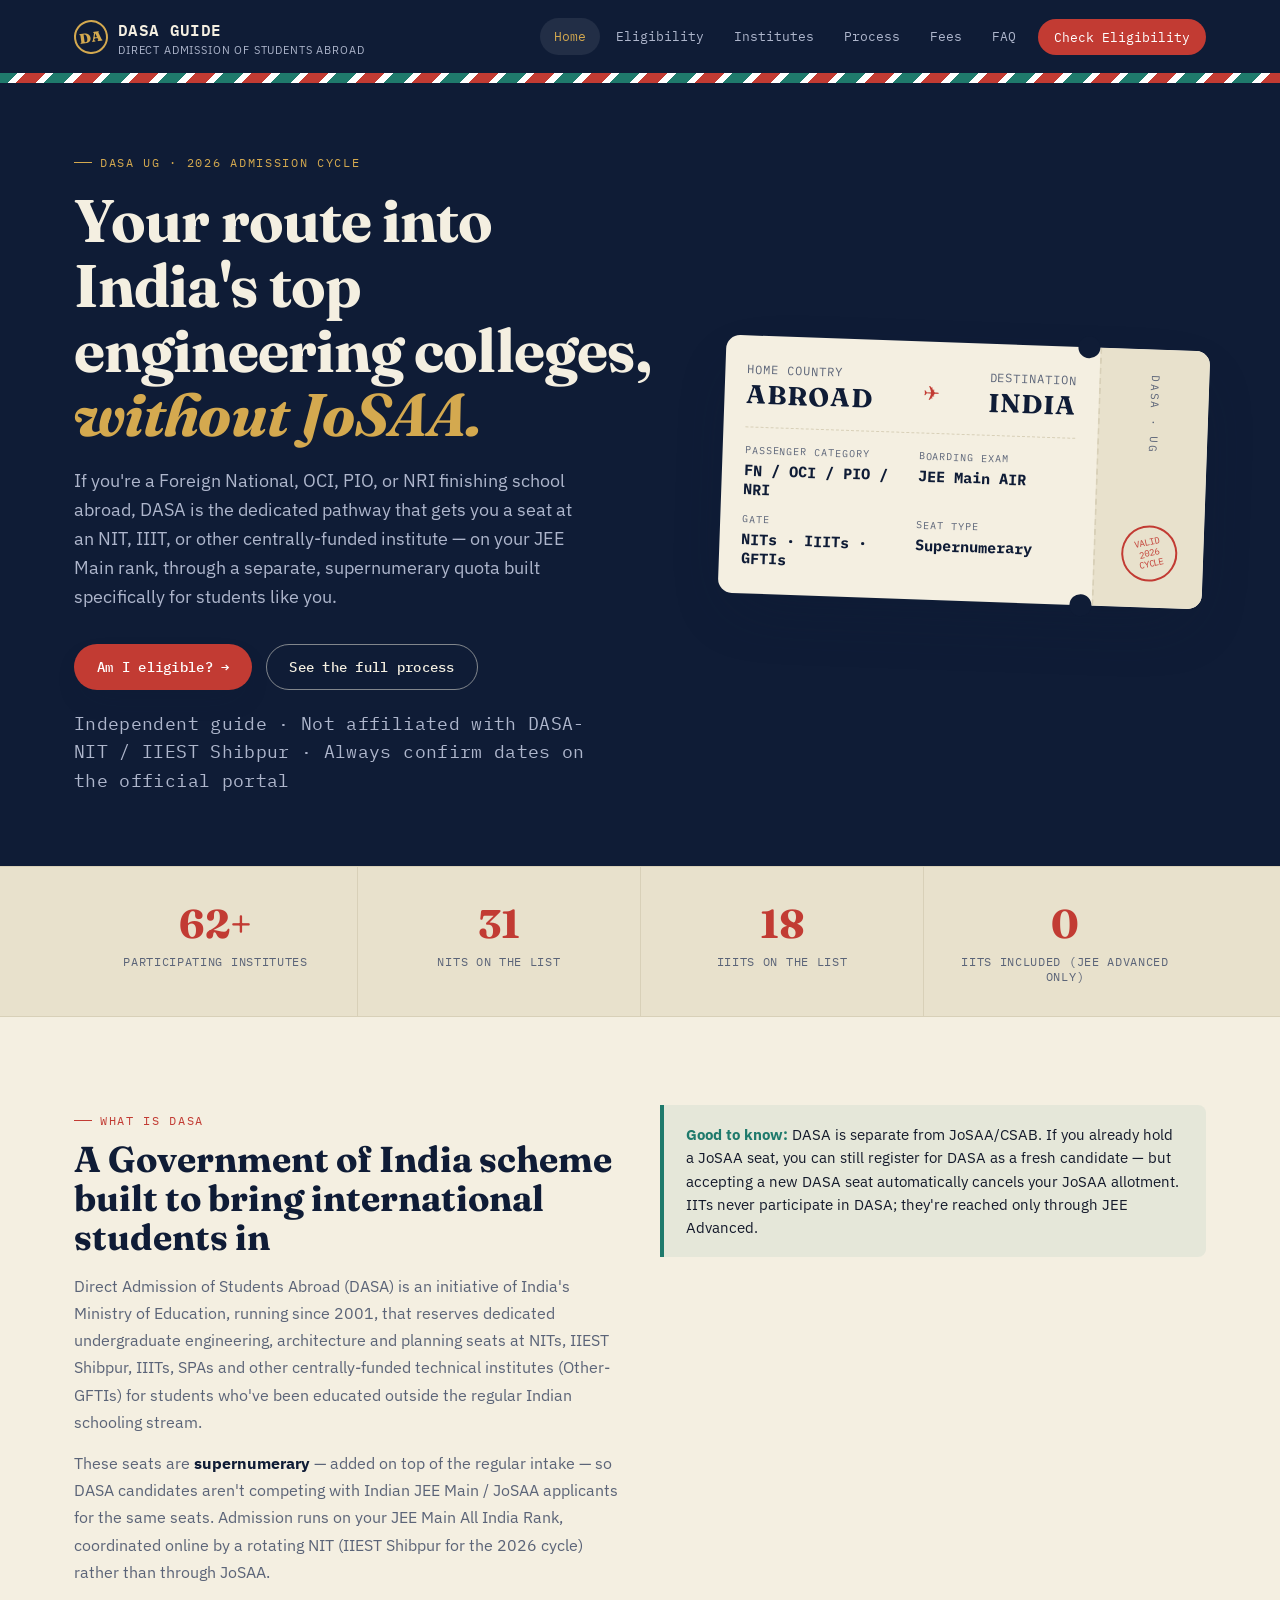
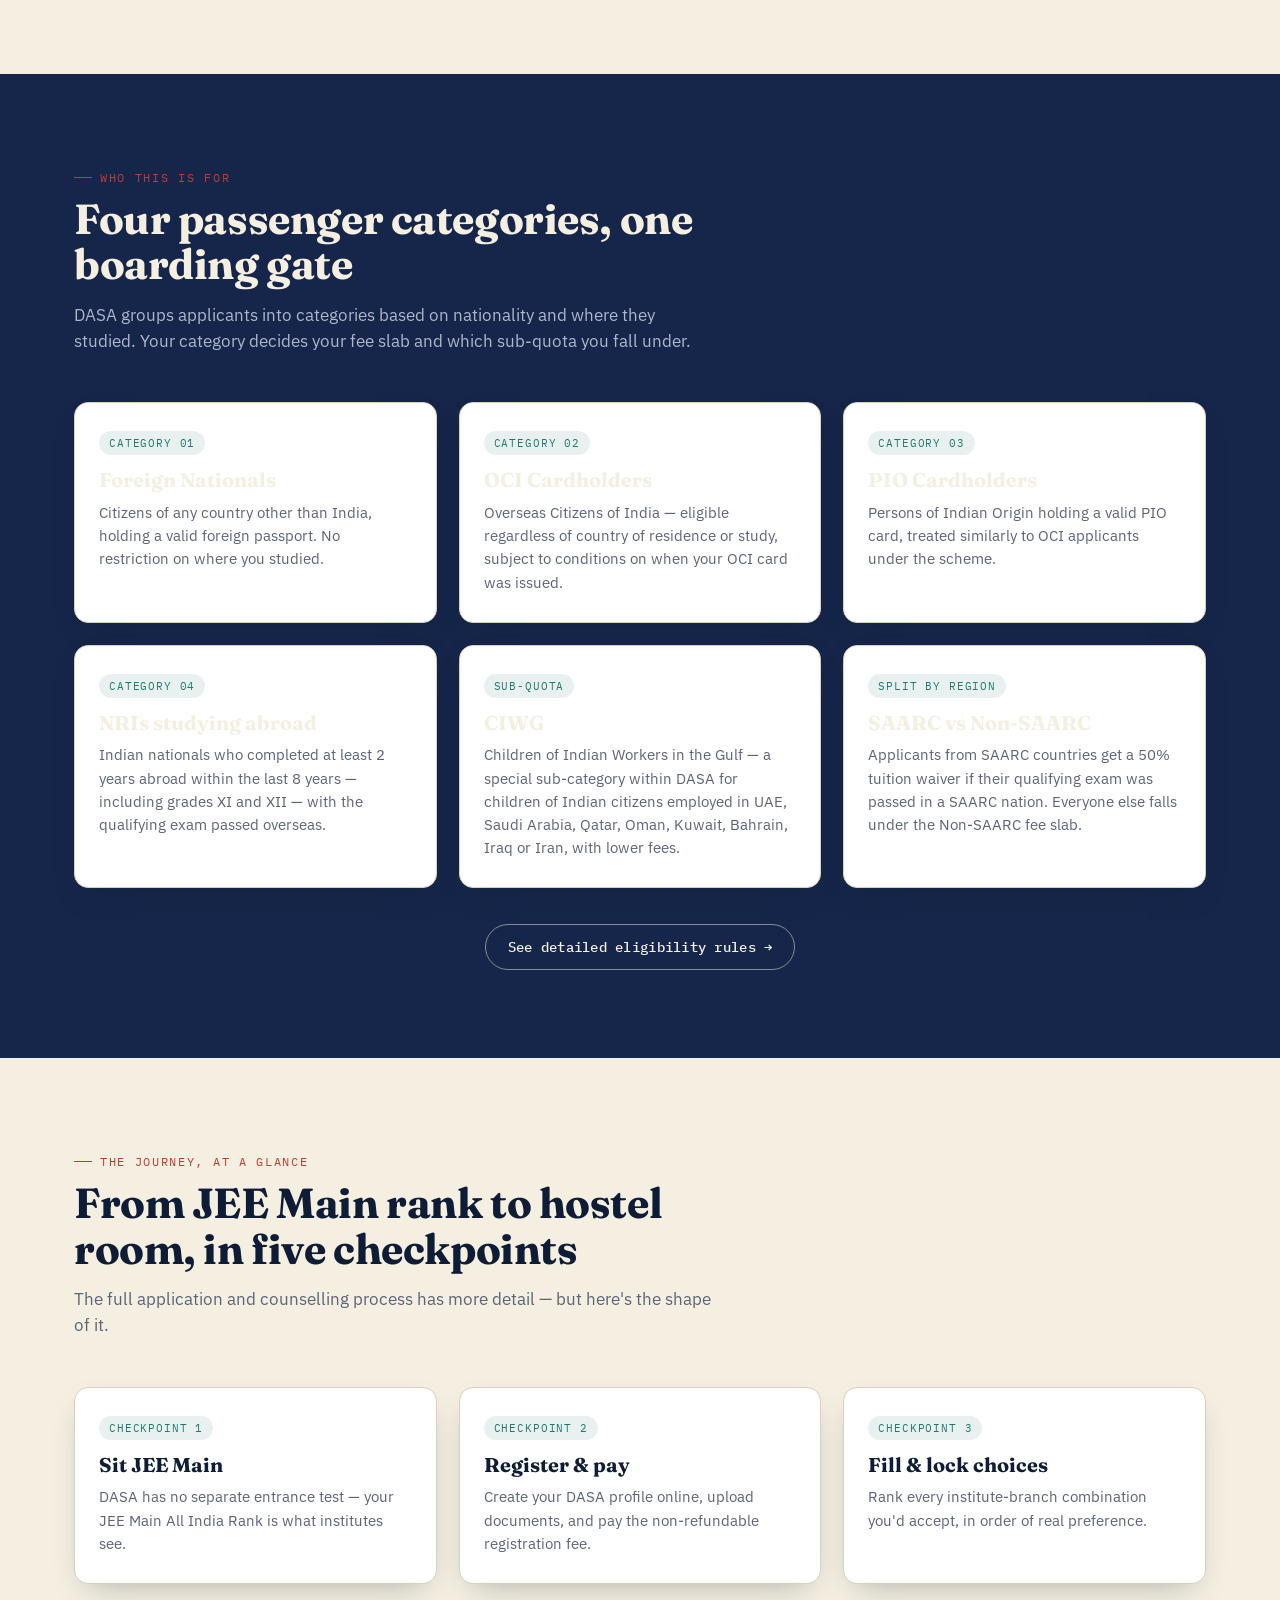
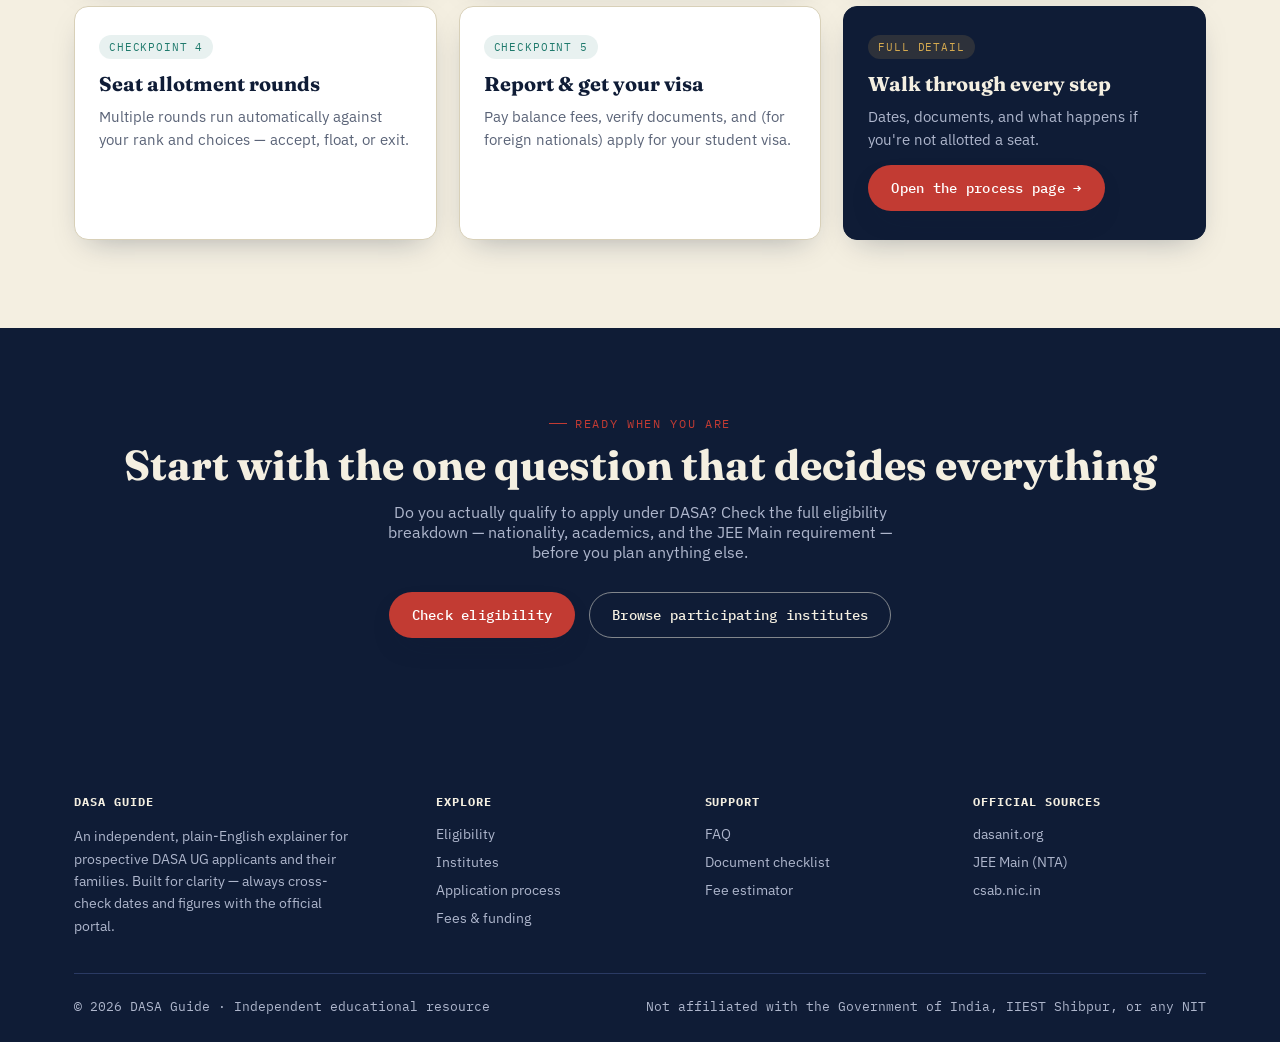
<file: index.html>
<!DOCTYPE html>
<html lang="en">
<head>
<meta charset="UTF-8">
<meta name="viewport" content="width=device-width, initial-scale=1.0">
<title>DASA UG Guide — Direct Admission of Students Abroad, Explained</title>
<meta name="description" content="A complete, plain-English guide to DASA UG — how foreign nationals, OCIs, PIOs and NRIs get direct admission to NITs, IIITs and other top Indian engineering institutes.">
<link rel="stylesheet" href="styles.css">
</head>
<body>

<header class="site-header">
  <div class="nav-wrap">
    <a href="index.html" class="brand">
      <span class="stamp">DA</span>
      <span>DASA GUIDE<small>Direct Admission of Students Abroad</small></span>
    </a>
    <nav class="nav-links" id="navLinks">
      <a href="index.html">Home</a>
      <a href="eligibility.html">Eligibility</a>
      <a href="institutes.html">Institutes</a>
      <a href="process.html">Process</a>
      <a href="fees.html">Fees</a>
      <a href="faq.html">FAQ</a>
      <a href="eligibility.html" class="nav-cta">Check Eligibility</a>
    </nav>
    <button class="nav-toggle" aria-label="Toggle menu" aria-expanded="false">
      <svg viewBox="0 0 24 24" fill="none" stroke="currentColor" stroke-width="2"><line x1="3" y1="6" x2="21" y2="6"/><line x1="3" y1="12" x2="21" y2="12"/><line x1="3" y1="18" x2="21" y2="18"/></svg>
    </button>
  </div>
</header>
<div class="airmail-edge"></div>

<!-- ============ HERO ============ -->
<section class="hero">
  <div class="container hero-inner">
    <div class="hero-copy">
      <span class="eyebrow">DASA UG · 2026 Admission Cycle</span>
      <h1>Your route into India's top engineering colleges, <em>without JoSAA.</em></h1>
      <p>If you're a Foreign National, OCI, PIO, or NRI finishing school abroad, DASA is the dedicated pathway that gets you a seat at an NIT, IIIT, or other centrally-funded institute — on your JEE Main rank, through a separate, supernumerary quota built specifically for students like you.</p>
      <div class="hero-actions">
        <a href="eligibility.html" class="btn btn-primary">Am I eligible? →</a>
        <a href="process.html" class="btn btn-ghost-light">See the full process</a>
      </div>
      <p class="hero-note">Independent guide · Not affiliated with DASA-NIT / IIEST Shibpur · Always confirm dates on the official portal</p>
    </div>

    <div class="hero-card">
      <div class="boarding-pass">
        <span class="bp-notch top"></span>
        <span class="bp-notch bottom"></span>
        <div class="bp-main">
          <div class="bp-route">
            <div class="bp-city">Home Country<strong>ABROAD</strong></div>
            <span class="bp-plane">✈</span>
            <div class="bp-city">Destination<strong>INDIA</strong></div>
          </div>
          <div class="bp-fields">
            <div class="bp-field"><span>Passenger Category</span><strong>FN / OCI / PIO / NRI</strong></div>
            <div class="bp-field"><span>Boarding Exam</span><strong>JEE Main AIR</strong></div>
            <div class="bp-field"><span>Gate</span><strong>NITs · IIITs · GFTIs</strong></div>
            <div class="bp-field"><span>Seat Type</span><strong>Supernumerary</strong></div>
          </div>
        </div>
        <div class="bp-stub">
          <span class="stub-code">DASA · UG</span>
          <span class="stub-stamp">VALID<br>2026<br>CYCLE</span>
        </div>
      </div>
    </div>
  </div>
</section>

<!-- ============ STAT STRIP ============ -->
<div class="stat-strip">
  <div class="container stat-grid">
    <div class="stat-cell"><strong>62+</strong><span>Participating institutes</span></div>
    <div class="stat-cell"><strong>31</strong><span>NITs on the list</span></div>
    <div class="stat-cell"><strong>18</strong><span>IIITs on the list</span></div>
    <div class="stat-cell"><strong>0</strong><span>IITs included (JEE Advanced only)</span></div>
  </div>
</div>

<!-- ============ WHAT IS DASA ============ -->
<section>
  <div class="container two-col">
    <div class="reveal">
      <span class="eyebrow">What is DASA</span>
      <h2 style="font-size:clamp(26px,3.6vw,36px);margin-top:12px;">A Government of India scheme built to bring international students in</h2>
      <p style="margin-top:16px;color:var(--muted);line-height:1.7;font-size:16px;">Direct Admission of Students Abroad (DASA) is an initiative of India's Ministry of Education, running since 2001, that reserves dedicated undergraduate engineering, architecture and planning seats at NITs, IIEST Shibpur, IIITs, SPAs and other centrally-funded technical institutes (Other-GFTIs) for students who've been educated outside the regular Indian schooling stream.</p>
      <p style="margin-top:14px;color:var(--muted);line-height:1.7;font-size:16px;">These seats are <strong style="color:var(--ink-900);">supernumerary</strong> — added on top of the regular intake — so DASA candidates aren't competing with Indian JEE Main / JoSAA applicants for the same seats. Admission runs on your JEE Main All India Rank, coordinated online by a rotating NIT (IIEST Shibpur for the 2026 cycle) rather than through JoSAA.</p>
    </div>
    <div class="reveal callout teal">
      <strong>Good to know:</strong> DASA is separate from JoSAA/CSAB. If you already hold a JoSAA seat, you can still register for DASA as a fresh candidate — but accepting a new DASA seat automatically cancels your JoSAA allotment. IITs never participate in DASA; they're reached only through JEE Advanced.
    </div>
  </div>
</section>

<!-- ============ WHO CAN APPLY ============ -->
<section class="section-mid">
  <div class="container">
    <div class="section-head reveal">
      <span class="eyebrow">Who this is for</span>
      <h2>Four passenger categories, one boarding gate</h2>
      <p>DASA groups applicants into categories based on nationality and where they studied. Your category decides your fee slab and which sub-quota you fall under.</p>
    </div>
    <div class="card-grid">
      <div class="card reveal">
        <span class="tag">Category 01</span>
        <h3>Foreign Nationals</h3>
        <p>Citizens of any country other than India, holding a valid foreign passport. No restriction on where you studied.</p>
      </div>
      <div class="card reveal">
        <span class="tag">Category 02</span>
        <h3>OCI Cardholders</h3>
        <p>Overseas Citizens of India — eligible regardless of country of residence or study, subject to conditions on when your OCI card was issued.</p>
      </div>
      <div class="card reveal">
        <span class="tag">Category 03</span>
        <h3>PIO Cardholders</h3>
        <p>Persons of Indian Origin holding a valid PIO card, treated similarly to OCI applicants under the scheme.</p>
      </div>
      <div class="card reveal">
        <span class="tag">Category 04</span>
        <h3>NRIs studying abroad</h3>
        <p>Indian nationals who completed at least 2 years abroad within the last 8 years — including grades XI and XII — with the qualifying exam passed overseas.</p>
      </div>
      <div class="card reveal">
        <span class="tag">Sub-quota</span>
        <h3>CIWG</h3>
        <p>Children of Indian Workers in the Gulf — a special sub-category within DASA for children of Indian citizens employed in UAE, Saudi Arabia, Qatar, Oman, Kuwait, Bahrain, Iraq or Iran, with lower fees.</p>
      </div>
      <div class="card reveal">
        <span class="tag">Split by region</span>
        <h3>SAARC vs Non-SAARC</h3>
        <p>Applicants from SAARC countries get a 50% tuition waiver if their qualifying exam was passed in a SAARC nation. Everyone else falls under the Non-SAARC fee slab.</p>
      </div>
    </div>
    <div style="text-align:center;margin-top:36px;">
      <a href="eligibility.html" class="btn btn-ghost-light">See detailed eligibility rules →</a>
    </div>
  </div>
</section>

<!-- ============ HOW IT WORKS SNAPSHOT ============ -->
<section>
  <div class="container">
    <div class="section-head reveal">
      <span class="eyebrow">The journey, at a glance</span>
      <h2>From JEE Main rank to hostel room, in five checkpoints</h2>
      <p>The full application and counselling process has more detail — but here's the shape of it.</p>
    </div>
    <div class="card-grid">
      <div class="card reveal"><span class="tag">Checkpoint 1</span><h3>Sit JEE Main</h3><p>DASA has no separate entrance test — your JEE Main All India Rank is what institutes see.</p></div>
      <div class="card reveal"><span class="tag">Checkpoint 2</span><h3>Register &amp; pay</h3><p>Create your DASA profile online, upload documents, and pay the non-refundable registration fee.</p></div>
      <div class="card reveal"><span class="tag">Checkpoint 3</span><h3>Fill &amp; lock choices</h3><p>Rank every institute-branch combination you'd accept, in order of real preference.</p></div>
      <div class="card reveal"><span class="tag">Checkpoint 4</span><h3>Seat allotment rounds</h3><p>Multiple rounds run automatically against your rank and choices — accept, float, or exit.</p></div>
      <div class="card reveal"><span class="tag">Checkpoint 5</span><h3>Report &amp; get your visa</h3><p>Pay balance fees, verify documents, and (for foreign nationals) apply for your student visa.</p></div>
      <div class="card reveal" style="background:var(--ink-900);border-color:var(--ink-900);">
        <span class="tag" style="background:rgba(212,169,79,0.15);color:var(--gold);">Full detail</span>
        <h3 style="color:var(--paper);">Walk through every step</h3>
        <p style="color:var(--muted-on-dark);">Dates, documents, and what happens if you're not allotted a seat.</p>
        <a href="process.html" class="btn btn-primary" style="margin-top:14px;">Open the process page →</a>
      </div>
    </div>
  </div>
</section>

<!-- ============ CTA BAND ============ -->
<section class="cta-band">
  <div class="container">
    <span class="eyebrow" style="justify-content:center;">Ready when you are</span>
    <h2 style="margin-top:12px;">Start with the one question that decides everything</h2>
    <p>Do you actually qualify to apply under DASA? Check the full eligibility breakdown — nationality, academics, and the JEE Main requirement — before you plan anything else.</p>
    <div class="cta-actions">
      <a href="eligibility.html" class="btn btn-primary">Check eligibility</a>
      <a href="institutes.html" class="btn btn-ghost-light">Browse participating institutes</a>
    </div>
  </div>
</section>

<footer class="site-footer">
  <div class="container">
    <div class="footer-grid">
      <div>
        <h5>DASA Guide</h5>
        <p style="font-size:14px;line-height:1.6;color:var(--muted-on-dark);max-width:280px;">An independent, plain-English explainer for prospective DASA UG applicants and their families. Built for clarity — always cross-check dates and figures with the official portal.</p>
      </div>
      <div>
        <h5>Explore</h5>
        <ul>
          <li><a href="eligibility.html">Eligibility</a></li>
          <li><a href="institutes.html">Institutes</a></li>
          <li><a href="process.html">Application process</a></li>
          <li><a href="fees.html">Fees &amp; funding</a></li>
        </ul>
      </div>
      <div>
        <h5>Support</h5>
        <ul>
          <li><a href="faq.html">FAQ</a></li>
          <li><a href="process.html#documents">Document checklist</a></li>
          <li><a href="fees.html#calculator">Fee estimator</a></li>
        </ul>
      </div>
      <div>
        <h5>Official sources</h5>
        <ul>
          <li><a href="https://dasanit.org" target="_blank" rel="noopener">dasanit.org</a></li>
          <li><a href="https://jeemain.nta.nic.in" target="_blank" rel="noopener">JEE Main (NTA)</a></li>
          <li><a href="https://csab.nic.in" target="_blank" rel="noopener">csab.nic.in</a></li>
        </ul>
      </div>
    </div>
    <div class="footer-bottom">
      <span>© 2026 DASA Guide · Independent educational resource</span>
      <span>Not affiliated with the Government of India, IIEST Shibpur, or any NIT</span>
    </div>
  </div>
</footer>

<script src="script.js"></script>
</body>
</html>
</file>
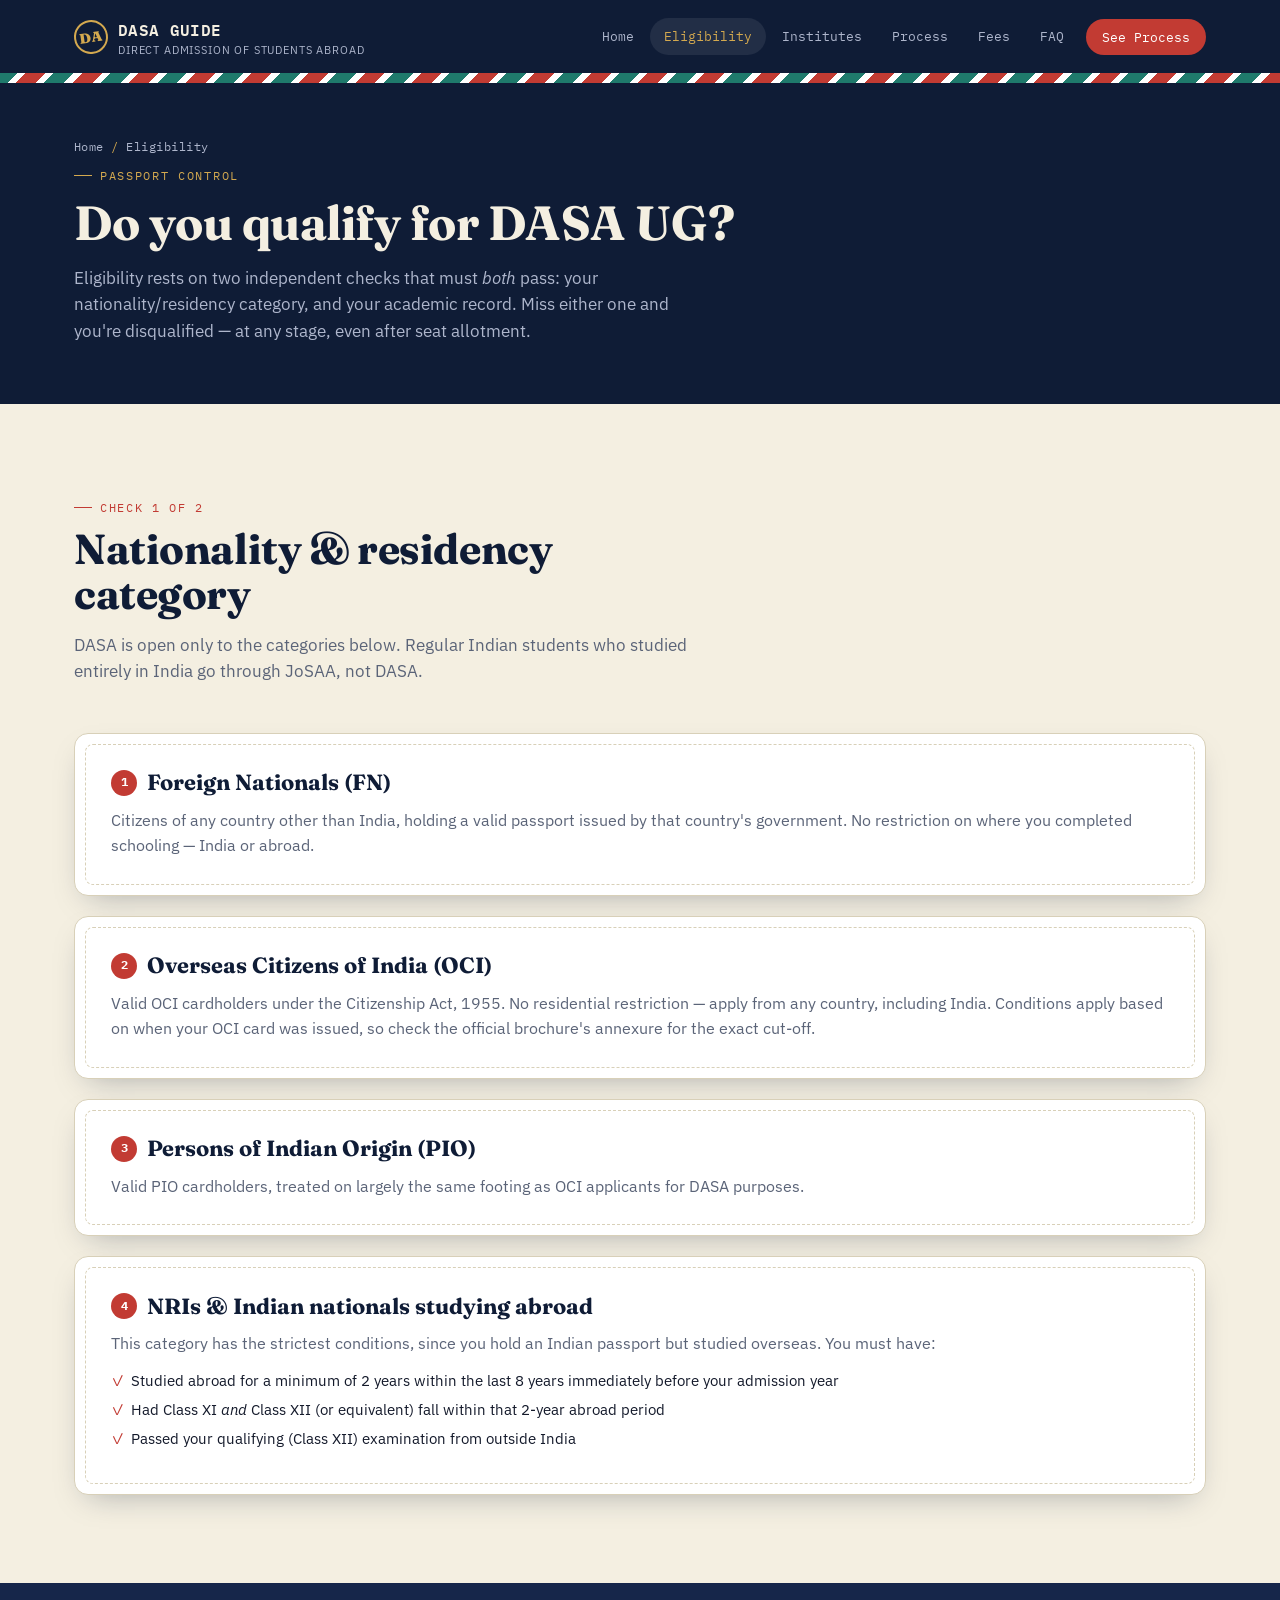
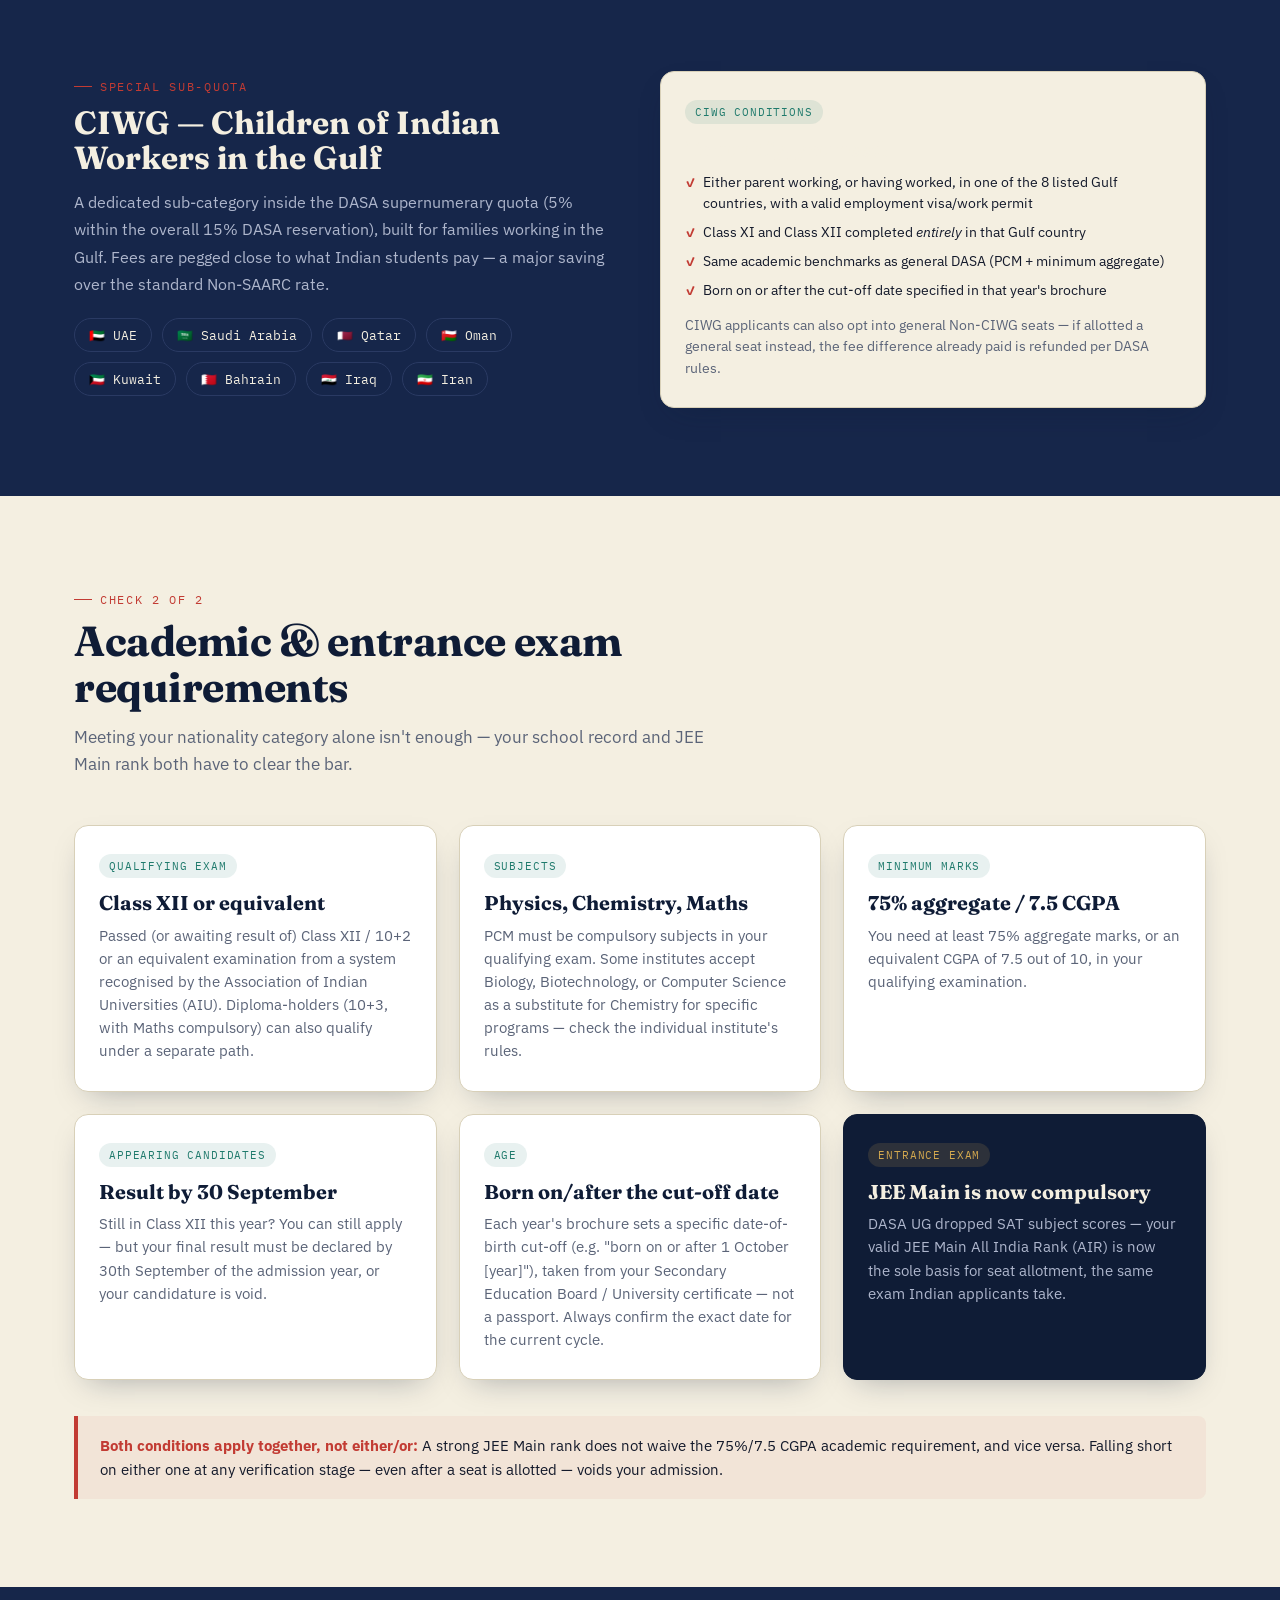
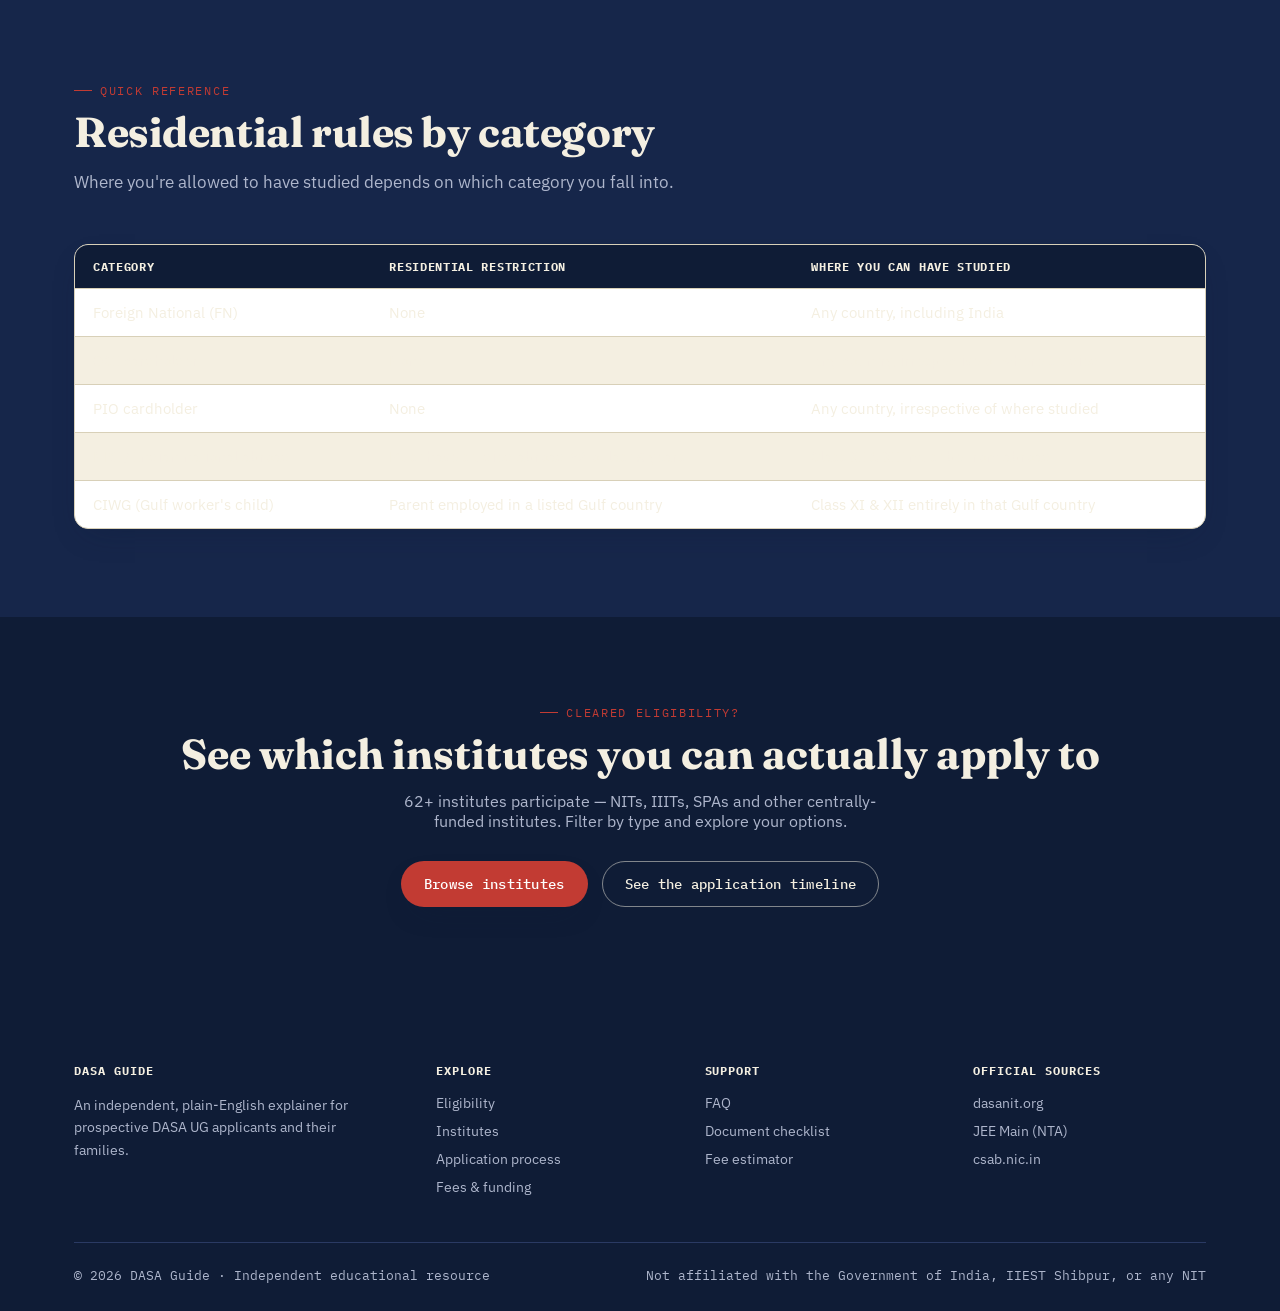
<file: eligibility.html>
<!DOCTYPE html>
<html lang="en">
<head>
<meta charset="UTF-8">
<meta name="viewport" content="width=device-width, initial-scale=1.0">
<title>DASA UG Eligibility Criteria — Nationality, Academics &amp; JEE Main | DASA Guide</title>
<meta name="description" content="Full DASA UG eligibility rules: who qualifies as FN, OCI, PIO or NRI, academic requirements, age rules, JEE Main requirement, and CIWG sub-quota.">
<link rel="stylesheet" href="styles.css">
</head>
<body>

<header class="site-header">
  <div class="nav-wrap">
    <a href="index.html" class="brand"><span class="stamp">DA</span><span>DASA GUIDE<small>Direct Admission of Students Abroad</small></span></a>
    <nav class="nav-links" id="navLinks">
      <a href="index.html">Home</a>
      <a href="eligibility.html">Eligibility</a>
      <a href="institutes.html">Institutes</a>
      <a href="process.html">Process</a>
      <a href="fees.html">Fees</a>
      <a href="faq.html">FAQ</a>
      <a href="process.html" class="nav-cta">See Process</a>
    </nav>
    <button class="nav-toggle" aria-label="Toggle menu" aria-expanded="false">
      <svg viewBox="0 0 24 24" fill="none" stroke="currentColor" stroke-width="2"><line x1="3" y1="6" x2="21" y2="6"/><line x1="3" y1="12" x2="21" y2="12"/><line x1="3" y1="18" x2="21" y2="18"/></svg>
    </button>
  </div>
</header>
<div class="airmail-edge"></div>

<section class="page-hero">
  <div class="container">
    <div class="crumb">Home <span>/</span> Eligibility</div>
    <span class="eyebrow">Passport control</span>
    <h1>Do you qualify for DASA UG?</h1>
    <p>Eligibility rests on two independent checks that must <em>both</em> pass: your nationality/residency category, and your academic record. Miss either one and you're disqualified — at any stage, even after seat allotment.</p>
  </div>
</section>

<!-- NATIONALITY CATEGORIES -->
<section>
  <div class="container">
    <div class="section-head reveal">
      <span class="eyebrow">Check 1 of 2</span>
      <h2>Nationality &amp; residency category</h2>
      <p>DASA is open only to the categories below. Regular Indian students who studied entirely in India go through JoSAA, not DASA.</p>
    </div>

    <div class="passport-panel reveal" style="margin-bottom:20px;">
      <h3><span class="num">1</span>Foreign Nationals (FN)</h3>
      <p style="margin-top:12px;color:var(--muted);line-height:1.6;">Citizens of any country other than India, holding a valid passport issued by that country's government. No restriction on where you completed schooling — India or abroad.</p>
    </div>

    <div class="passport-panel reveal" style="margin-bottom:20px;">
      <h3><span class="num">2</span>Overseas Citizens of India (OCI)</h3>
      <p style="margin-top:12px;color:var(--muted);line-height:1.6;">Valid OCI cardholders under the Citizenship Act, 1955. No residential restriction — apply from any country, including India. Conditions apply based on when your OCI card was issued, so check the official brochure's annexure for the exact cut-off.</p>
    </div>

    <div class="passport-panel reveal" style="margin-bottom:20px;">
      <h3><span class="num">3</span>Persons of Indian Origin (PIO)</h3>
      <p style="margin-top:12px;color:var(--muted);line-height:1.6;">Valid PIO cardholders, treated on largely the same footing as OCI applicants for DASA purposes.</p>
    </div>

    <div class="passport-panel reveal">
      <h3><span class="num">4</span>NRIs &amp; Indian nationals studying abroad</h3>
      <p style="margin-top:12px;color:var(--muted);line-height:1.6;">This category has the strictest conditions, since you hold an Indian passport but studied overseas. You must have:</p>
      <ul style="margin-top:14px;">
        <li style="padding-left:20px;position:relative;margin-bottom:10px;font-size:14.5px;color:var(--ink-text);"><span style="position:absolute;left:0;color:var(--stamp-red);">✓</span>Studied abroad for a minimum of 2 years within the last 8 years immediately before your admission year</li>
        <li style="padding-left:20px;position:relative;margin-bottom:10px;font-size:14.5px;color:var(--ink-text);"><span style="position:absolute;left:0;color:var(--stamp-red);">✓</span>Had Class XI <em>and</em> Class XII (or equivalent) fall within that 2-year abroad period</li>
        <li style="padding-left:20px;position:relative;margin-bottom:10px;font-size:14.5px;color:var(--ink-text);"><span style="position:absolute;left:0;color:var(--stamp-red);">✓</span>Passed your qualifying (Class XII) examination from outside India</li>
      </ul>
    </div>
  </div>
</section>

<!-- CIWG -->
<section class="section-mid">
  <div class="container">
    <div class="two-col">
      <div class="reveal">
        <span class="eyebrow">Special sub-quota</span>
        <h2 style="font-size:clamp(24px,3.2vw,32px);margin-top:12px;">CIWG — Children of Indian Workers in the Gulf</h2>
        <p style="margin-top:14px;color:var(--muted-on-dark);line-height:1.7;">A dedicated sub-category inside the DASA supernumerary quota (5% within the overall 15% DASA reservation), built for families working in the Gulf. Fees are pegged close to what Indian students pay — a major saving over the standard Non-SAARC rate.</p>
        <div class="pill-list" style="margin-top:20px;">
          <span class="pill" style="background:transparent;border-color:var(--line-dark);color:var(--paper);">🇦🇪 UAE</span>
          <span class="pill" style="background:transparent;border-color:var(--line-dark);color:var(--paper);">🇸🇦 Saudi Arabia</span>
          <span class="pill" style="background:transparent;border-color:var(--line-dark);color:var(--paper);">🇶🇦 Qatar</span>
          <span class="pill" style="background:transparent;border-color:var(--line-dark);color:var(--paper);">🇴🇲 Oman</span>
          <span class="pill" style="background:transparent;border-color:var(--line-dark);color:var(--paper);">🇰🇼 Kuwait</span>
          <span class="pill" style="background:transparent;border-color:var(--line-dark);color:var(--paper);">🇧🇭 Bahrain</span>
          <span class="pill" style="background:transparent;border-color:var(--line-dark);color:var(--paper);">🇮🇶 Iraq</span>
          <span class="pill" style="background:transparent;border-color:var(--line-dark);color:var(--paper);">🇮🇷 Iran</span>
        </div>
      </div>
      <div class="card reveal" style="background:var(--paper);">
        <span class="tag">CIWG conditions</span>
        <h3>To qualify, you need:</h3>
        <ul>
          <li>Either parent working, or having worked, in one of the 8 listed Gulf countries, with a valid employment visa/work permit</li>
          <li>Class XI and Class XII completed <em>entirely</em> in that Gulf country</li>
          <li>Same academic benchmarks as general DASA (PCM + minimum aggregate)</li>
          <li>Born on or after the cut-off date specified in that year's brochure</li>
        </ul>
        <p style="margin-top:14px;font-size:13.5px;color:var(--muted);">CIWG applicants can also opt into general Non-CIWG seats — if allotted a general seat instead, the fee difference already paid is refunded per DASA rules.</p>
      </div>
    </div>
  </div>
</section>

<!-- ACADEMIC ELIGIBILITY -->
<section>
  <div class="container">
    <div class="section-head reveal">
      <span class="eyebrow">Check 2 of 2</span>
      <h2>Academic &amp; entrance exam requirements</h2>
      <p>Meeting your nationality category alone isn't enough — your school record and JEE Main rank both have to clear the bar.</p>
    </div>

    <div class="card-grid">
      <div class="card reveal">
        <span class="tag">Qualifying exam</span>
        <h3>Class XII or equivalent</h3>
        <p>Passed (or awaiting result of) Class XII / 10+2 or an equivalent examination from a system recognised by the Association of Indian Universities (AIU). Diploma-holders (10+3, with Maths compulsory) can also qualify under a separate path.</p>
      </div>
      <div class="card reveal">
        <span class="tag">Subjects</span>
        <h3>Physics, Chemistry, Maths</h3>
        <p>PCM must be compulsory subjects in your qualifying exam. Some institutes accept Biology, Biotechnology, or Computer Science as a substitute for Chemistry for specific programs — check the individual institute's rules.</p>
      </div>
      <div class="card reveal">
        <span class="tag">Minimum marks</span>
        <h3>75% aggregate / 7.5 CGPA</h3>
        <p>You need at least 75% aggregate marks, or an equivalent CGPA of 7.5 out of 10, in your qualifying examination.</p>
      </div>
      <div class="card reveal">
        <span class="tag">Appearing candidates</span>
        <h3>Result by 30 September</h3>
        <p>Still in Class XII this year? You can still apply — but your final result must be declared by 30th September of the admission year, or your candidature is void.</p>
      </div>
      <div class="card reveal">
        <span class="tag">Age</span>
        <h3>Born on/after the cut-off date</h3>
        <p>Each year's brochure sets a specific date-of-birth cut-off (e.g. "born on or after 1 October [year]"), taken from your Secondary Education Board / University certificate — not a passport. Always confirm the exact date for the current cycle.</p>
      </div>
      <div class="card reveal" style="background:var(--ink-900);border-color:var(--ink-900);">
        <span class="tag" style="background:rgba(212,169,79,0.15);color:var(--gold);">Entrance exam</span>
        <h3 style="color:var(--paper);">JEE Main is now compulsory</h3>
        <p style="color:var(--muted-on-dark);">DASA UG dropped SAT subject scores — your valid JEE Main All India Rank (AIR) is now the sole basis for seat allotment, the same exam Indian applicants take.</p>
      </div>
    </div>

    <div class="callout reveal" style="margin-top:36px;">
      <strong>Both conditions apply together, not either/or:</strong> A strong JEE Main rank does not waive the 75%/7.5 CGPA academic requirement, and vice versa. Falling short on either one at any verification stage — even after a seat is allotted — voids your admission.
    </div>
  </div>
</section>

<!-- FN/NRI split -->
<section class="section-mid">
  <div class="container">
    <div class="section-head reveal">
      <span class="eyebrow">Quick reference</span>
      <h2>Residential rules by category</h2>
      <p>Where you're allowed to have studied depends on which category you fall into.</p>
    </div>
    <div class="table-wrap reveal">
      <div class="table-scroll">
        <table>
          <thead><tr><th>Category</th><th>Residential restriction</th><th>Where you can have studied</th></tr></thead>
          <tbody>
            <tr><td>Foreign National (FN)</td><td>None</td><td>Any country, including India</td></tr>
            <tr><td>OCI cardholder</td><td>None</td><td>Any country, irrespective of where studied</td></tr>
            <tr><td>PIO cardholder</td><td>None</td><td>Any country, irrespective of where studied</td></tr>
            <tr><td>NRI / Indian national abroad</td><td>Must have studied abroad ≥2 of last 8 years</td><td>Class XI &amp; XII must be from abroad</td></tr>
            <tr><td>CIWG (Gulf worker's child)</td><td>Parent employed in a listed Gulf country</td><td>Class XI &amp; XII entirely in that Gulf country</td></tr>
          </tbody>
        </table>
      </div>
    </div>
  </div>
</section>

<section class="cta-band">
  <div class="container">
    <span class="eyebrow" style="justify-content:center;">Cleared eligibility?</span>
    <h2 style="margin-top:12px;">See which institutes you can actually apply to</h2>
    <p>62+ institutes participate — NITs, IIITs, SPAs and other centrally-funded institutes. Filter by type and explore your options.</p>
    <div class="cta-actions">
      <a href="institutes.html" class="btn btn-primary">Browse institutes</a>
      <a href="process.html" class="btn btn-ghost-light">See the application timeline</a>
    </div>
  </div>
</section>

<footer class="site-footer">
  <div class="container">
    <div class="footer-grid">
      <div>
        <h5>DASA Guide</h5>
        <p style="font-size:14px;line-height:1.6;color:var(--muted-on-dark);max-width:280px;">An independent, plain-English explainer for prospective DASA UG applicants and their families.</p>
      </div>
      <div><h5>Explore</h5><ul><li><a href="eligibility.html">Eligibility</a></li><li><a href="institutes.html">Institutes</a></li><li><a href="process.html">Application process</a></li><li><a href="fees.html">Fees &amp; funding</a></li></ul></div>
      <div><h5>Support</h5><ul><li><a href="faq.html">FAQ</a></li><li><a href="process.html#documents">Document checklist</a></li><li><a href="fees.html#calculator">Fee estimator</a></li></ul></div>
      <div><h5>Official sources</h5><ul><li><a href="https://dasanit.org" target="_blank" rel="noopener">dasanit.org</a></li><li><a href="https://jeemain.nta.nic.in" target="_blank" rel="noopener">JEE Main (NTA)</a></li><li><a href="https://csab.nic.in" target="_blank" rel="noopener">csab.nic.in</a></li></ul></div>
    </div>
    <div class="footer-bottom">
      <span>© 2026 DASA Guide · Independent educational resource</span>
      <span>Not affiliated with the Government of India, IIEST Shibpur, or any NIT</span>
    </div>
  </div>
</footer>

<script src="script.js"></script>
</body>
</html>
</file>
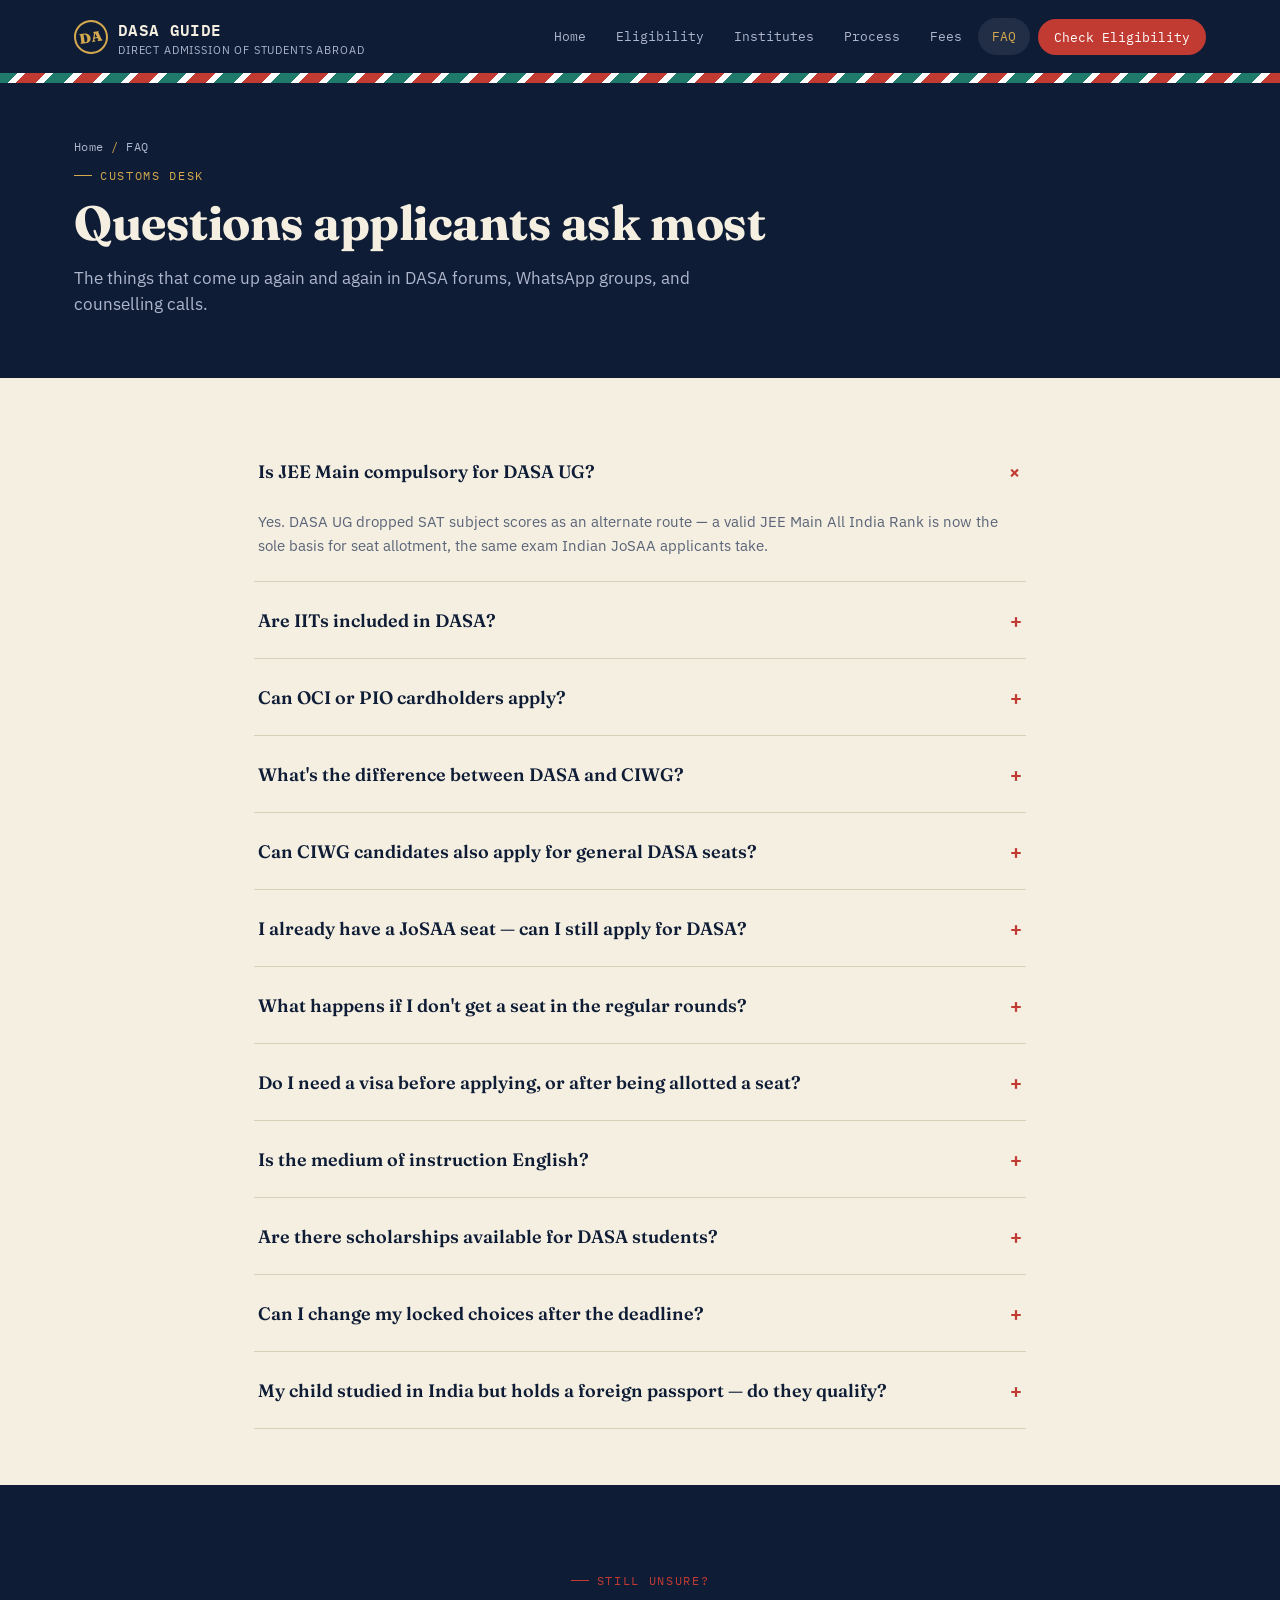
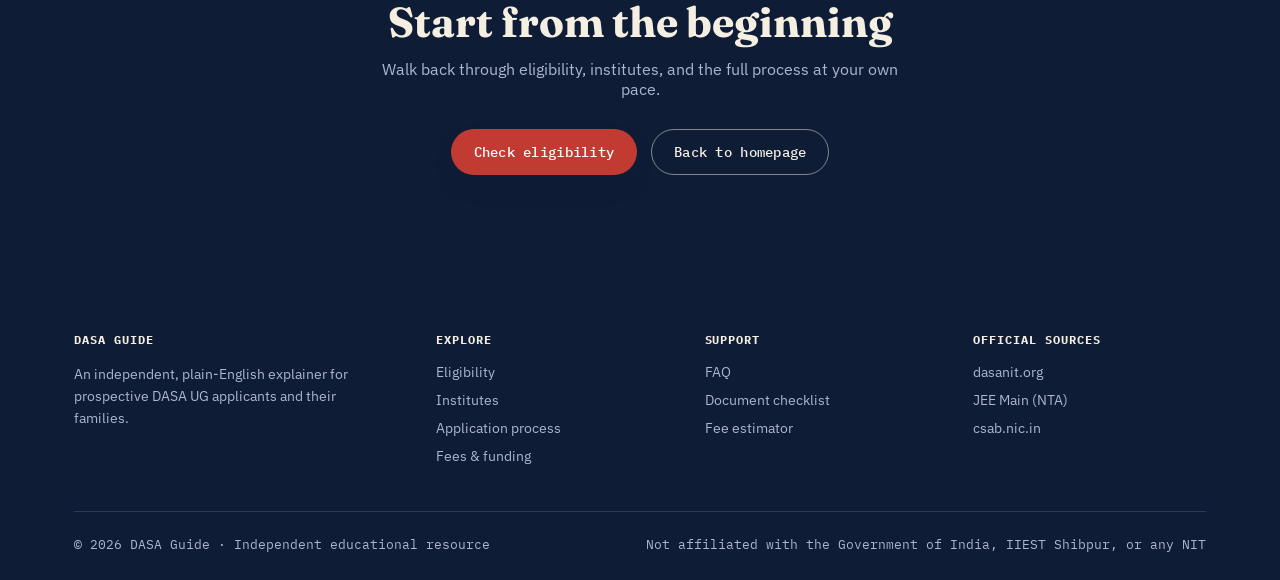
<file: faq.html>
<!DOCTYPE html>
<html lang="en">
<head>
<meta charset="UTF-8">
<meta name="viewport" content="width=device-width, initial-scale=1.0">
<title>DASA UG Frequently Asked Questions | DASA Guide</title>
<meta name="description" content="Answers to common DASA UG questions — JEE Main requirement, IITs, CIWG, JoSAA overlap, multiple applications, scholarships and more.">
<link rel="stylesheet" href="styles.css">
</head>
<body>

<header class="site-header">
  <div class="nav-wrap">
    <a href="index.html" class="brand"><span class="stamp">DA</span><span>DASA GUIDE<small>Direct Admission of Students Abroad</small></span></a>
    <nav class="nav-links" id="navLinks">
      <a href="index.html">Home</a>
      <a href="eligibility.html">Eligibility</a>
      <a href="institutes.html">Institutes</a>
      <a href="process.html">Process</a>
      <a href="fees.html">Fees</a>
      <a href="faq.html">FAQ</a>
      <a href="eligibility.html" class="nav-cta">Check Eligibility</a>
    </nav>
    <button class="nav-toggle" aria-label="Toggle menu" aria-expanded="false">
      <svg viewBox="0 0 24 24" fill="none" stroke="currentColor" stroke-width="2"><line x1="3" y1="6" x2="21" y2="6"/><line x1="3" y1="12" x2="21" y2="12"/><line x1="3" y1="18" x2="21" y2="18"/></svg>
    </button>
  </div>
</header>
<div class="airmail-edge"></div>

<section class="page-hero">
  <div class="container">
    <div class="crumb">Home <span>/</span> FAQ</div>
    <span class="eyebrow">Customs desk</span>
    <h1>Questions applicants ask most</h1>
    <p>The things that come up again and again in DASA forums, WhatsApp groups, and counselling calls.</p>
  </div>
</section>

<section class="section-tight">
  <div class="container" style="max-width:820px;">

    <div class="faq-item reveal open">
      <button class="faq-q"><span>Is JEE Main compulsory for DASA UG?</span><span class="plus">+</span></button>
      <div class="faq-a" style="max-height:200px;"><div class="faq-a-inner">Yes. DASA UG dropped SAT subject scores as an alternate route — a valid JEE Main All India Rank is now the sole basis for seat allotment, the same exam Indian JoSAA applicants take.</div></div>
    </div>

    <div class="faq-item reveal">
      <button class="faq-q"><span>Are IITs included in DASA?</span><span class="plus">+</span></button>
      <div class="faq-a"><div class="faq-a-inner">No. IITs never participate in DASA. The only route into an IIT is JEE Advanced, open to a limited number of foreign-national/OCI/PIO seats through a separate IIT admission process — not through DASA.</div></div>
    </div>

    <div class="faq-item reveal">
      <button class="faq-q"><span>Can OCI or PIO cardholders apply?</span><span class="plus">+</span></button>
      <div class="faq-a"><div class="faq-a-inner">Yes, both are eligible categories under DASA, with no residential restriction. However, conditions apply based on when your OCI/PIO card was issued — check the relevant annexure in the official brochure to confirm you qualify.</div></div>
    </div>

    <div class="faq-item reveal">
      <button class="faq-q"><span>What's the difference between DASA and CIWG?</span><span class="plus">+</span></button>
      <div class="faq-a"><div class="faq-a-inner">CIWG (Children of Indian Workers in the Gulf) is a sub-category inside the DASA supernumerary quota, specifically for children of Indian citizens working in a listed Gulf country. CIWG candidates pay significantly lower tuition — close to what Indian students pay — versus the standard Non-SAARC rate.</div></div>
    </div>

    <div class="faq-item reveal">
      <button class="faq-q"><span>Can CIWG candidates also apply for general DASA seats?</span><span class="plus">+</span></button>
      <div class="faq-a"><div class="faq-a-inner">Yes. CIWG candidates can opt into both CIWG and Non-CIWG seats. If eventually allotted a general seat instead of a CIWG one, the fee difference already paid is refunded as per DASA rules.</div></div>
    </div>

    <div class="faq-item reveal">
      <button class="faq-q"><span>I already have a JoSAA seat — can I still apply for DASA?</span><span class="plus">+</span></button>
      <div class="faq-a"><div class="faq-a-inner">Yes, you can register for DASA as a fresh candidate even while holding a JoSAA (NIT+ system) seat. If DASA then allots you a new seat, your JoSAA seat is automatically cancelled — so only do this if you'd genuinely prefer the DASA outcome.</div></div>
    </div>

    <div class="faq-item reveal">
      <button class="faq-q"><span>What happens if I don't get a seat in the regular rounds?</span><span class="plus">+</span></button>
      <div class="faq-a"><div class="faq-a-inner">You become eligible for the spot round, which fills seats left vacant after the regular allotment rounds. Candidates who declined an earlier offer can also re-register for the spot round, generally by paying a fresh registration fee.</div></div>
    </div>

    <div class="faq-item reveal">
      <button class="faq-q"><span>Do I need a visa before applying, or after being allotted a seat?</span><span class="plus">+</span></button>
      <div class="faq-a"><div class="faq-a-inner">After — and not everyone needs one. If you hold an OCI card, it already functions as a lifelong multiple-entry visa, so no separate student visa is required. Nepal and Bhutan nationals also don't need a visa to enter India. Other Foreign Nationals typically do: use the provisional admission letter issued once a seat is allotted to apply for a student visa at the nearest Indian Mission. Start as soon as you have that letter — timelines vary a lot by country and can be tight against the reporting deadline.</div></div>
    </div>

    <div class="faq-item reveal">
      <button class="faq-q"><span>Is the medium of instruction English?</span><span class="plus">+</span></button>
      <div class="faq-a"><div class="faq-a-inner">Yes, English is the medium of instruction across all DASA-participating institutes.</div></div>
    </div>

    <div class="faq-item reveal">
      <button class="faq-q"><span>Are there scholarships available for DASA students?</span><span class="plus">+</span></button>
      <div class="faq-a"><div class="faq-a-inner">Diaspora children may be eligible for scholarship support through schemes like the SPDC (Study in India / diaspora scholarship programs) — check the current listings on edcilindia.co.in and your allotted institute's financial aid office, since availability and eligibility change yearly.</div></div>
    </div>

    <div class="faq-item reveal">
      <button class="faq-q"><span>Can I change my locked choices after the deadline?</span><span class="plus">+</span></button>
      <div class="faq-a"><div class="faq-a-inner">No. The process is entirely online and automated with no manual time extensions. If choices aren't explicitly locked by the deadline, the last saved selection is used automatically for allotment — so save deliberately, well before the last day.</div></div>
    </div>

    <div class="faq-item reveal">
      <button class="faq-q"><span>My child studied in India but holds a foreign passport — do they qualify?</span><span class="plus">+</span></button>
      <div class="faq-a"><div class="faq-a-inner">Foreign Nationals face no restriction on where they studied — India or abroad both work, as long as your child holds a valid foreign passport and meets the academic and JEE Main requirements. This is different from the NRI category, which does require study abroad.</div></div>
    </div>

  </div>
</section>

<section class="cta-band">
  <div class="container">
    <span class="eyebrow" style="justify-content:center;">Still unsure?</span>
    <h2 style="margin-top:12px;">Start from the beginning</h2>
    <p>Walk back through eligibility, institutes, and the full process at your own pace.</p>
    <div class="cta-actions">
      <a href="eligibility.html" class="btn btn-primary">Check eligibility</a>
      <a href="index.html" class="btn btn-ghost-light">Back to homepage</a>
    </div>
  </div>
</section>

<footer class="site-footer">
  <div class="container">
    <div class="footer-grid">
      <div><h5>DASA Guide</h5><p style="font-size:14px;line-height:1.6;color:var(--muted-on-dark);max-width:280px;">An independent, plain-English explainer for prospective DASA UG applicants and their families.</p></div>
      <div><h5>Explore</h5><ul><li><a href="eligibility.html">Eligibility</a></li><li><a href="institutes.html">Institutes</a></li><li><a href="process.html">Application process</a></li><li><a href="fees.html">Fees &amp; funding</a></li></ul></div>
      <div><h5>Support</h5><ul><li><a href="faq.html">FAQ</a></li><li><a href="process.html#documents">Document checklist</a></li><li><a href="fees.html#calculator">Fee estimator</a></li></ul></div>
      <div><h5>Official sources</h5><ul><li><a href="https://dasanit.org" target="_blank" rel="noopener">dasanit.org</a></li><li><a href="https://jeemain.nta.nic.in" target="_blank" rel="noopener">JEE Main (NTA)</a></li><li><a href="https://csab.nic.in" target="_blank" rel="noopener">csab.nic.in</a></li></ul></div>
    </div>
    <div class="footer-bottom">
      <span>© 2026 DASA Guide · Independent educational resource</span>
      <span>Not affiliated with the Government of India, IIEST Shibpur, or any NIT</span>
    </div>
  </div>
</footer>

<script src="script.js"></script>
</body>
</html>
</file>
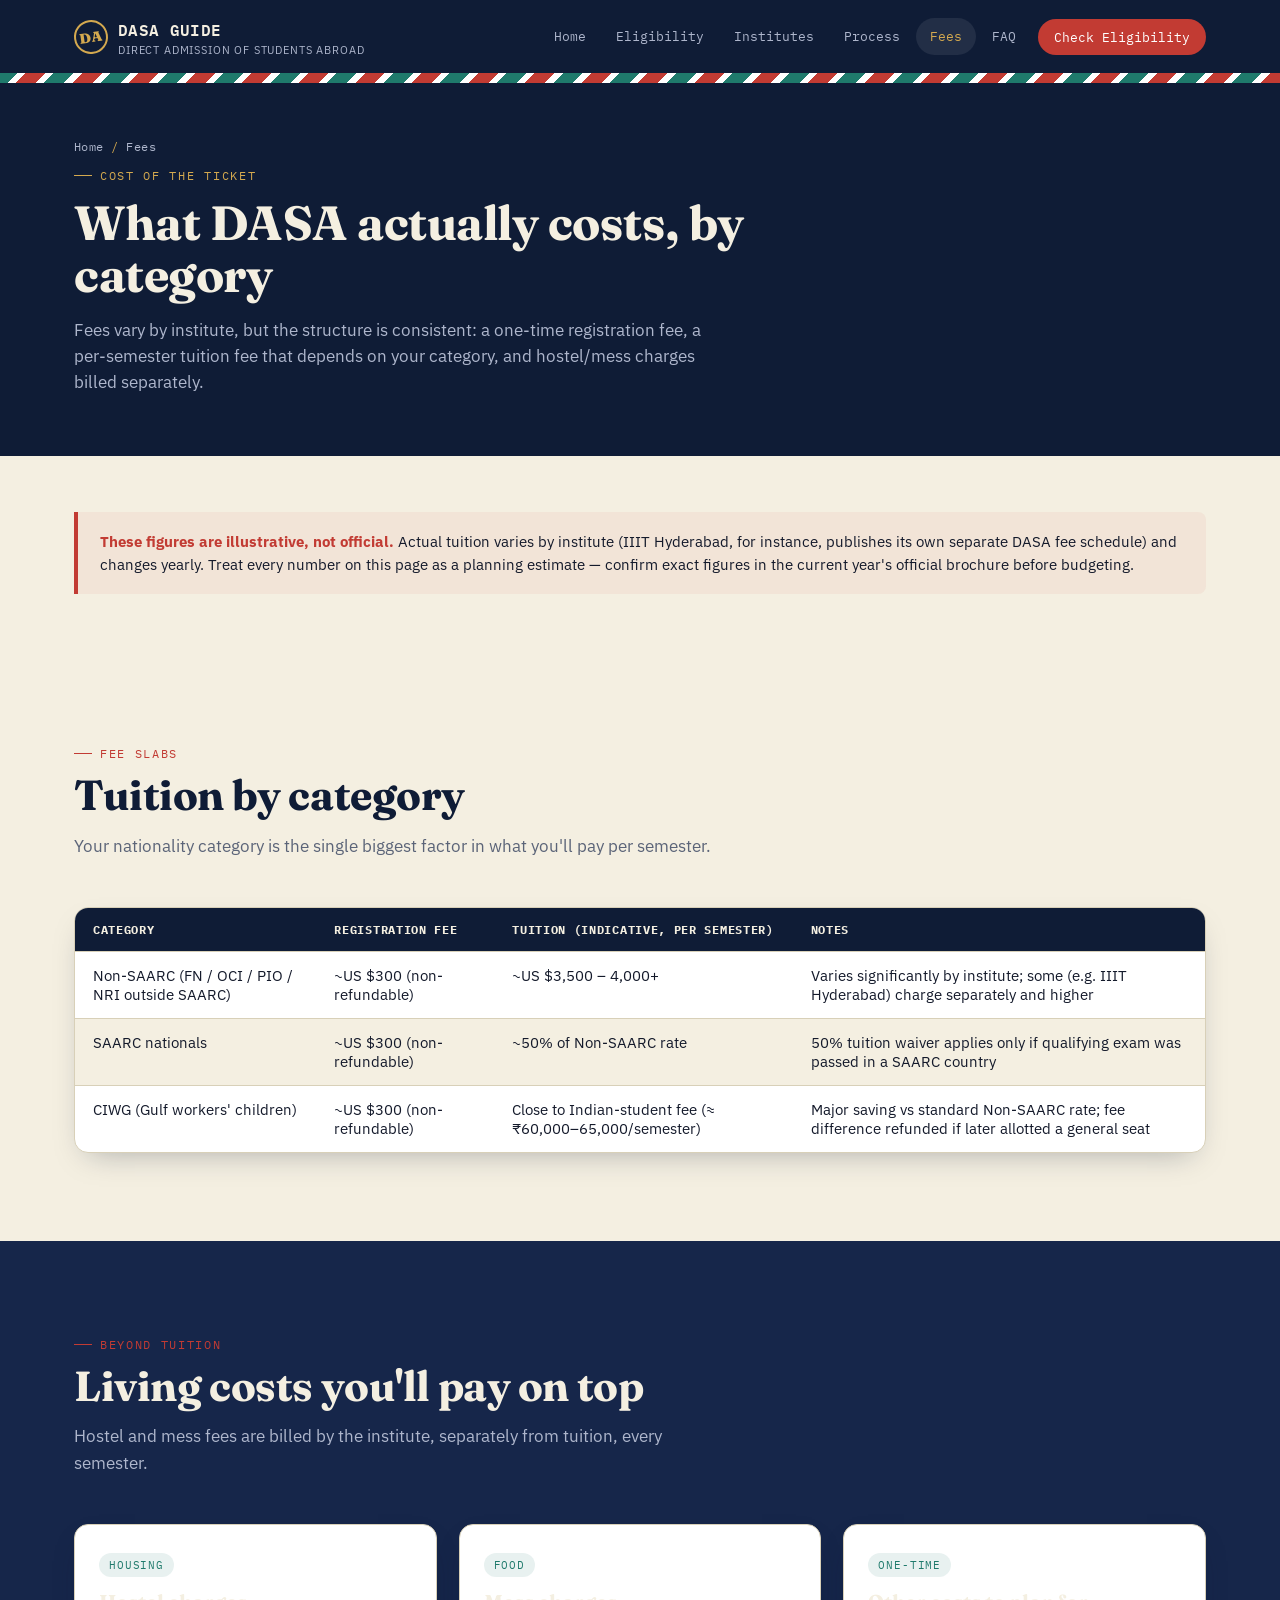
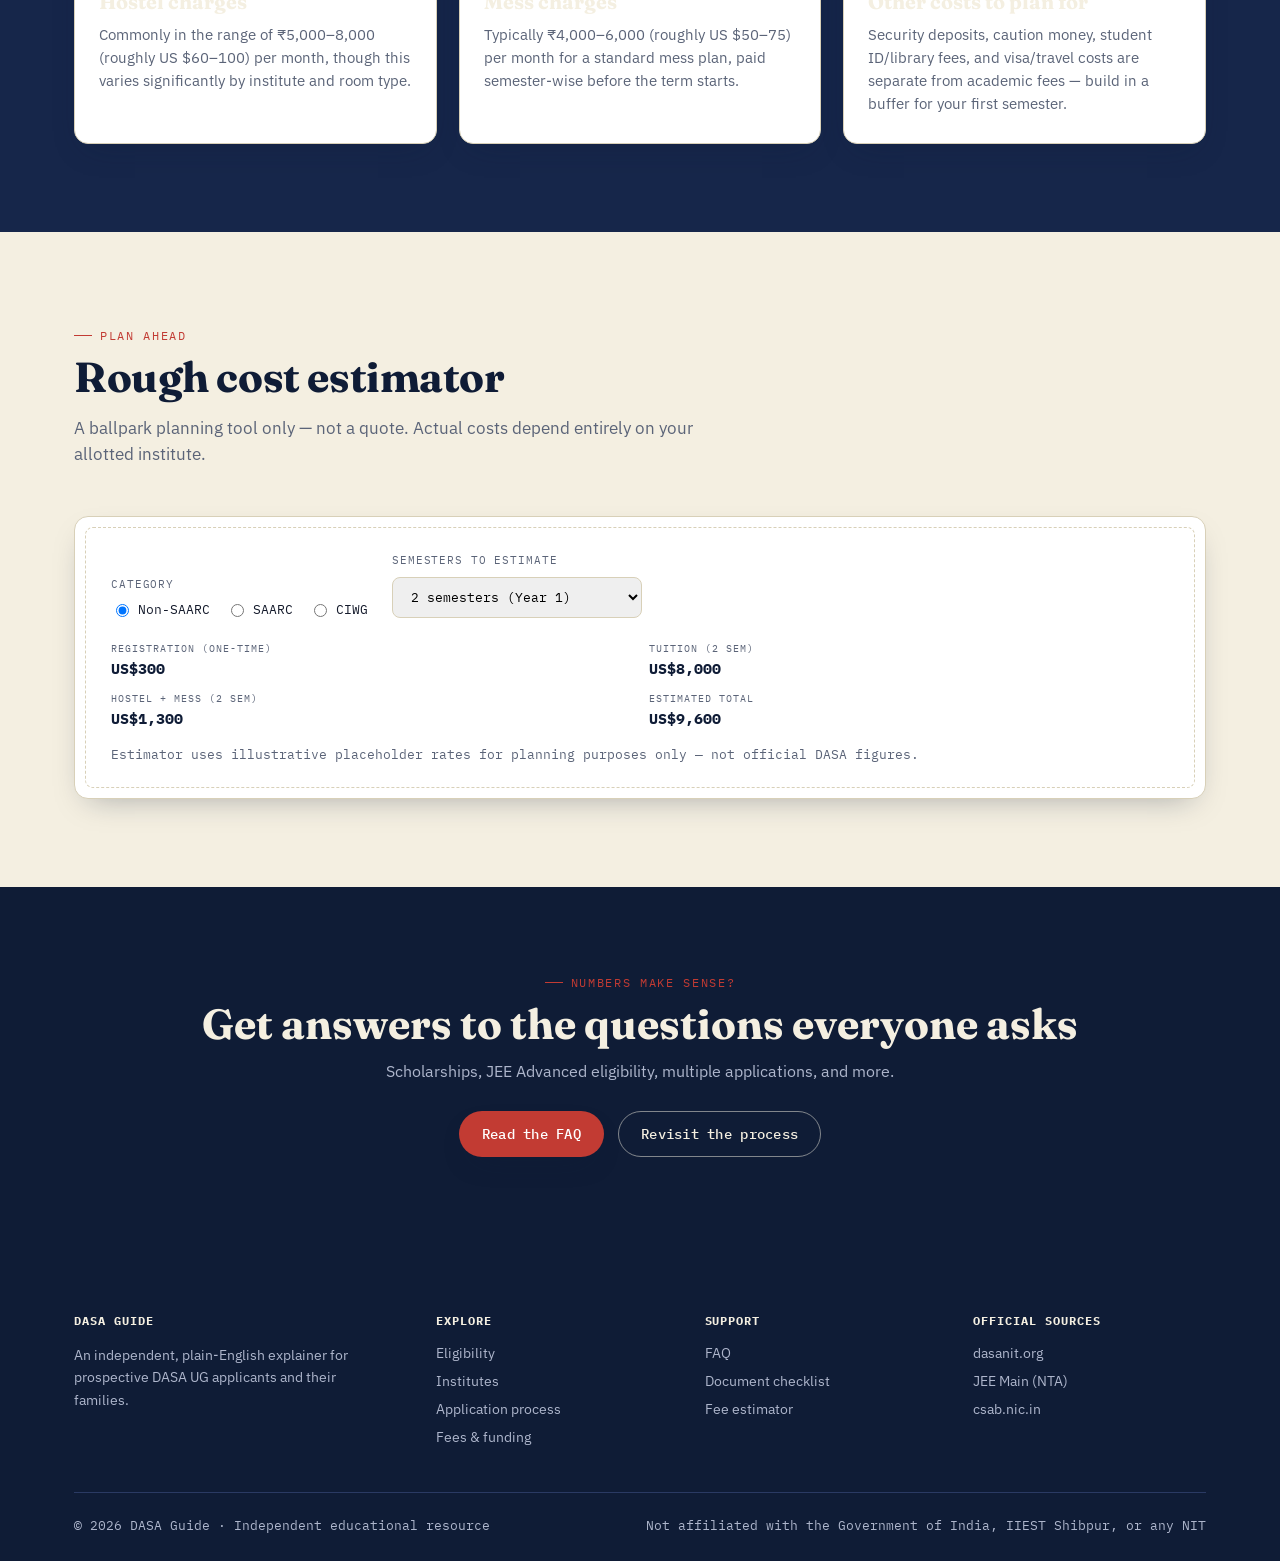
<file: fees.html>
<!DOCTYPE html>
<html lang="en">
<head>
<meta charset="UTF-8">
<meta name="viewport" content="width=device-width, initial-scale=1.0">
<title>DASA UG Fee Structure — Tuition, Registration &amp; Hostel Costs | DASA Guide</title>
<meta name="description" content="DASA UG fee breakdown by category — Non-SAARC, SAARC, and CIWG — plus a rough interactive cost estimator for tuition, hostel and mess charges.">
<link rel="stylesheet" href="styles.css">
</head>
<body>

<header class="site-header">
  <div class="nav-wrap">
    <a href="index.html" class="brand"><span class="stamp">DA</span><span>DASA GUIDE<small>Direct Admission of Students Abroad</small></span></a>
    <nav class="nav-links" id="navLinks">
      <a href="index.html">Home</a>
      <a href="eligibility.html">Eligibility</a>
      <a href="institutes.html">Institutes</a>
      <a href="process.html">Process</a>
      <a href="fees.html">Fees</a>
      <a href="faq.html">FAQ</a>
      <a href="eligibility.html" class="nav-cta">Check Eligibility</a>
    </nav>
    <button class="nav-toggle" aria-label="Toggle menu" aria-expanded="false">
      <svg viewBox="0 0 24 24" fill="none" stroke="currentColor" stroke-width="2"><line x1="3" y1="6" x2="21" y2="6"/><line x1="3" y1="12" x2="21" y2="12"/><line x1="3" y1="18" x2="21" y2="18"/></svg>
    </button>
  </div>
</header>
<div class="airmail-edge"></div>

<section class="page-hero">
  <div class="container">
    <div class="crumb">Home <span>/</span> Fees</div>
    <span class="eyebrow">Cost of the ticket</span>
    <h1>What DASA actually costs, by category</h1>
    <p>Fees vary by institute, but the structure is consistent: a one-time registration fee, a per-semester tuition fee that depends on your category, and hostel/mess charges billed separately.</p>
  </div>
</section>

<section class="section-tight">
  <div class="container">
    <div class="callout reveal">
      <strong>These figures are illustrative, not official.</strong> Actual tuition varies by institute (IIIT Hyderabad, for instance, publishes its own separate DASA fee schedule) and changes yearly. Treat every number on this page as a planning estimate — confirm exact figures in the current year's official brochure before budgeting.
    </div>
  </div>
</section>

<section>
  <div class="container">
    <div class="section-head reveal">
      <span class="eyebrow">Fee slabs</span>
      <h2>Tuition by category</h2>
      <p>Your nationality category is the single biggest factor in what you'll pay per semester.</p>
    </div>
    <div class="table-wrap reveal">
      <div class="table-scroll">
        <table>
          <thead><tr><th>Category</th><th>Registration fee</th><th>Tuition (indicative, per semester)</th><th>Notes</th></tr></thead>
          <tbody>
            <tr><td>Non-SAARC (FN / OCI / PIO / NRI outside SAARC)</td><td>~US $300 (non-refundable)</td><td>~US $3,500 – 4,000+</td><td>Varies significantly by institute; some (e.g. IIIT Hyderabad) charge separately and higher</td></tr>
            <tr><td>SAARC nationals</td><td>~US $300 (non-refundable)</td><td>~50% of Non-SAARC rate</td><td>50% tuition waiver applies only if qualifying exam was passed in a SAARC country</td></tr>
            <tr><td>CIWG (Gulf workers' children)</td><td>~US $300 (non-refundable)</td><td>Close to Indian-student fee (≈ ₹60,000–65,000/semester)</td><td>Major saving vs standard Non-SAARC rate; fee difference refunded if later allotted a general seat</td></tr>
          </tbody>
        </table>
      </div>
    </div>
  </div>
</section>

<section class="section-mid">
  <div class="container">
    <div class="section-head reveal">
      <span class="eyebrow">Beyond tuition</span>
      <h2>Living costs you'll pay on top</h2>
      <p>Hostel and mess fees are billed by the institute, separately from tuition, every semester.</p>
    </div>
    <div class="card-grid">
      <div class="card reveal">
        <span class="tag">Housing</span>
        <h3>Hostel charges</h3>
        <p>Commonly in the range of ₹5,000–8,000 (roughly US $60–100) per month, though this varies significantly by institute and room type.</p>
      </div>
      <div class="card reveal">
        <span class="tag">Food</span>
        <h3>Mess charges</h3>
        <p>Typically ₹4,000–6,000 (roughly US $50–75) per month for a standard mess plan, paid semester-wise before the term starts.</p>
      </div>
      <div class="card reveal">
        <span class="tag">One-time</span>
        <h3>Other costs to plan for</h3>
        <p>Security deposits, caution money, student ID/library fees, and visa/travel costs are separate from academic fees — build in a buffer for your first semester.</p>
      </div>
    </div>
  </div>
</section>

<!-- ESTIMATOR -->
<section id="calculator">
  <div class="container">
    <div class="section-head reveal">
      <span class="eyebrow">Plan ahead</span>
      <h2>Rough cost estimator</h2>
      <p>A ballpark planning tool only — not a quote. Actual costs depend entirely on your allotted institute.</p>
    </div>

    <div class="passport-panel reveal">
      <form id="fee-calc">
        <div style="display:flex;flex-wrap:wrap;gap:24px;align-items:flex-end;margin-bottom:24px;">
          <div>
            <span style="display:block;font-family:var(--font-mono);font-size:11px;text-transform:uppercase;letter-spacing:.08em;color:var(--muted);margin-bottom:10px;">Category</span>
            <div style="display:flex;gap:16px;flex-wrap:wrap;">
              <label style="display:flex;align-items:center;gap:6px;font-family:var(--font-mono);font-size:13px;">
                <input type="radio" name="category" value="nonsaarc" checked> Non-SAARC
              </label>
              <label style="display:flex;align-items:center;gap:6px;font-family:var(--font-mono);font-size:13px;">
                <input type="radio" name="category" value="saarc"> SAARC
              </label>
              <label style="display:flex;align-items:center;gap:6px;font-family:var(--font-mono);font-size:13px;">
                <input type="radio" name="category" value="ciwg"> CIWG
              </label>
            </div>
          </div>
          <div>
            <label style="display:block;font-family:var(--font-mono);font-size:11px;text-transform:uppercase;letter-spacing:.08em;color:var(--muted);margin-bottom:10px;" for="sem-count">Semesters to estimate</label>
            <select id="sem-count" style="padding:10px 14px;border-radius:8px;border:1.5px solid var(--line);font-family:var(--font-mono);font-size:13px;">
              <option value="1">1 semester</option>
              <option value="2" selected>2 semesters (Year 1)</option>
              <option value="8">8 semesters (full B.Tech)</option>
            </select>
          </div>
        </div>
        <div id="fee-output"></div>
      </form>
      <p style="margin-top:18px;font-size:12.5px;color:var(--muted);font-family:var(--font-mono);">Estimator uses illustrative placeholder rates for planning purposes only — not official DASA figures.</p>
    </div>
  </div>
</section>

<section class="cta-band">
  <div class="container">
    <span class="eyebrow" style="justify-content:center;">Numbers make sense?</span>
    <h2 style="margin-top:12px;">Get answers to the questions everyone asks</h2>
    <p>Scholarships, JEE Advanced eligibility, multiple applications, and more.</p>
    <div class="cta-actions">
      <a href="faq.html" class="btn btn-primary">Read the FAQ</a>
      <a href="process.html" class="btn btn-ghost-light">Revisit the process</a>
    </div>
  </div>
</section>

<footer class="site-footer">
  <div class="container">
    <div class="footer-grid">
      <div><h5>DASA Guide</h5><p style="font-size:14px;line-height:1.6;color:var(--muted-on-dark);max-width:280px;">An independent, plain-English explainer for prospective DASA UG applicants and their families.</p></div>
      <div><h5>Explore</h5><ul><li><a href="eligibility.html">Eligibility</a></li><li><a href="institutes.html">Institutes</a></li><li><a href="process.html">Application process</a></li><li><a href="fees.html">Fees &amp; funding</a></li></ul></div>
      <div><h5>Support</h5><ul><li><a href="faq.html">FAQ</a></li><li><a href="process.html#documents">Document checklist</a></li><li><a href="fees.html#calculator">Fee estimator</a></li></ul></div>
      <div><h5>Official sources</h5><ul><li><a href="https://dasanit.org" target="_blank" rel="noopener">dasanit.org</a></li><li><a href="https://jeemain.nta.nic.in" target="_blank" rel="noopener">JEE Main (NTA)</a></li><li><a href="https://csab.nic.in" target="_blank" rel="noopener">csab.nic.in</a></li></ul></div>
    </div>
    <div class="footer-bottom">
      <span>© 2026 DASA Guide · Independent educational resource</span>
      <span>Not affiliated with the Government of India, IIEST Shibpur, or any NIT</span>
    </div>
  </div>
</footer>

<script src="script.js"></script>
</body>
</html>
</file>
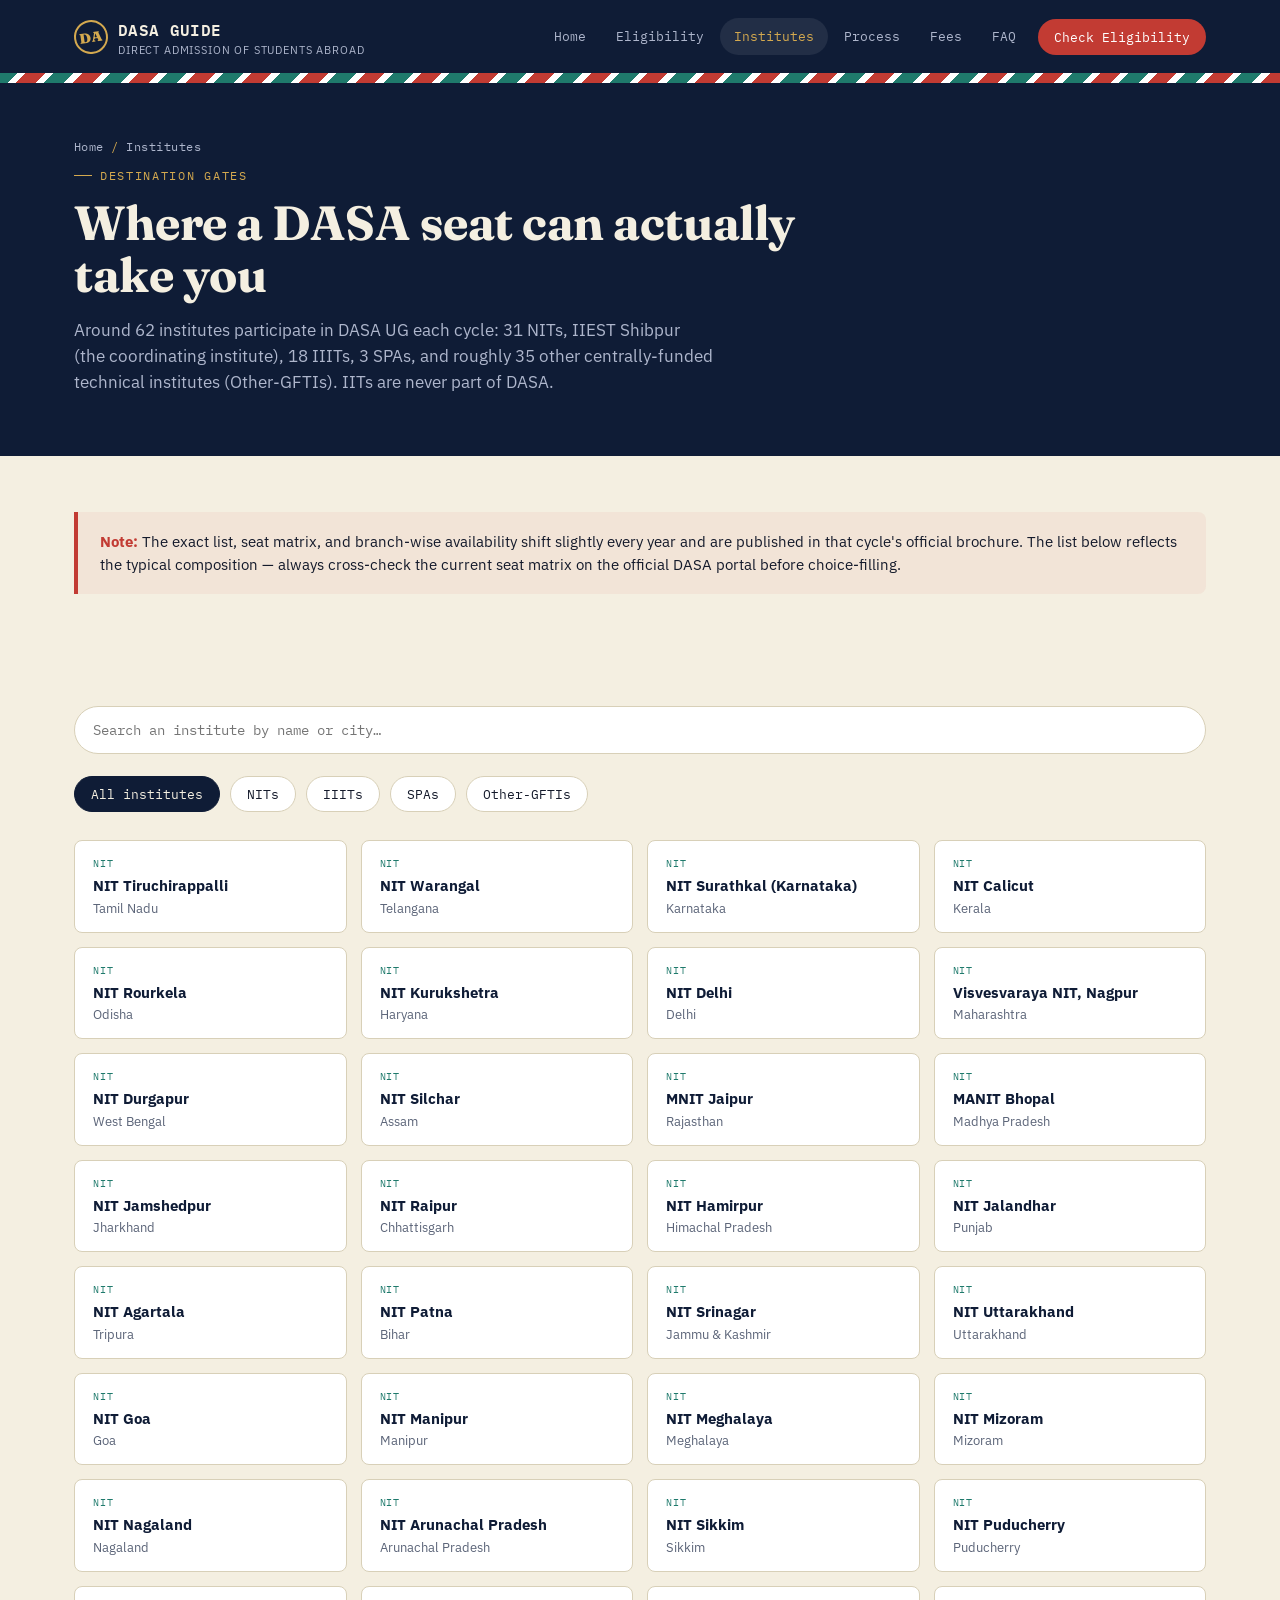
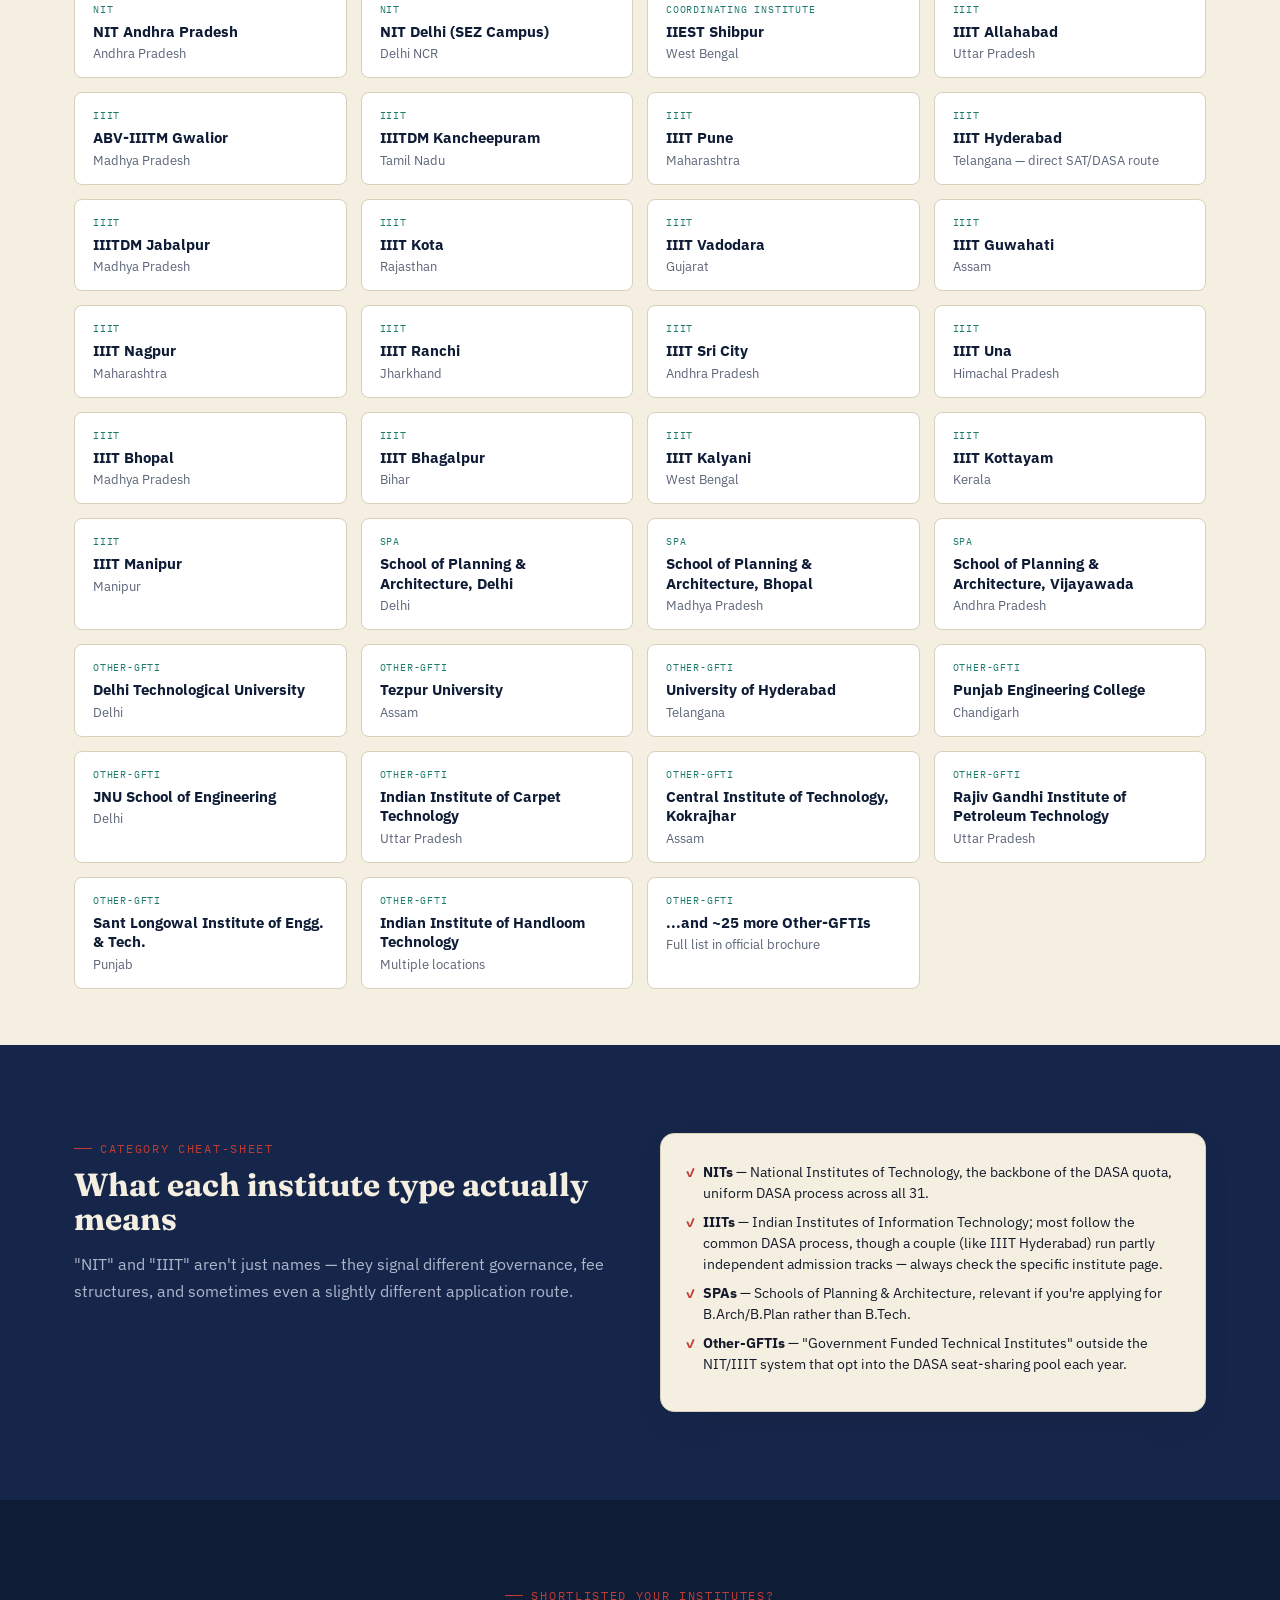
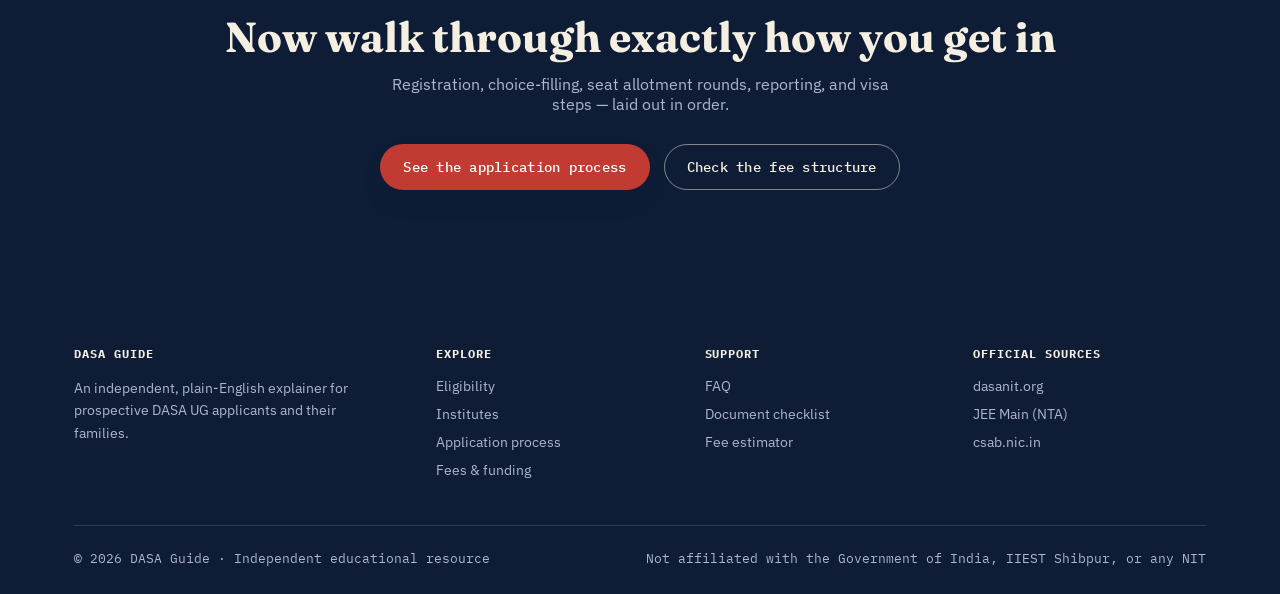
<file: institutes.html>
<!DOCTYPE html>
<html lang="en">
<head>
<meta charset="UTF-8">
<meta name="viewport" content="width=device-width, initial-scale=1.0">
<title>Participating Institutes — NITs, IIITs, SPAs &amp; GFTIs | DASA Guide</title>
<meta name="description" content="Full list of DASA UG participating institutes: NITs, IIITs, Schools of Planning and Architecture, and other centrally-funded technical institutes.">
<link rel="stylesheet" href="styles.css">
</head>
<body>

<header class="site-header">
  <div class="nav-wrap">
    <a href="index.html" class="brand"><span class="stamp">DA</span><span>DASA GUIDE<small>Direct Admission of Students Abroad</small></span></a>
    <nav class="nav-links" id="navLinks">
      <a href="index.html">Home</a>
      <a href="eligibility.html">Eligibility</a>
      <a href="institutes.html">Institutes</a>
      <a href="process.html">Process</a>
      <a href="fees.html">Fees</a>
      <a href="faq.html">FAQ</a>
      <a href="eligibility.html" class="nav-cta">Check Eligibility</a>
    </nav>
    <button class="nav-toggle" aria-label="Toggle menu" aria-expanded="false">
      <svg viewBox="0 0 24 24" fill="none" stroke="currentColor" stroke-width="2"><line x1="3" y1="6" x2="21" y2="6"/><line x1="3" y1="12" x2="21" y2="12"/><line x1="3" y1="18" x2="21" y2="18"/></svg>
    </button>
  </div>
</header>
<div class="airmail-edge"></div>

<section class="page-hero">
  <div class="container">
    <div class="crumb">Home <span>/</span> Institutes</div>
    <span class="eyebrow">Destination gates</span>
    <h1>Where a DASA seat can actually take you</h1>
    <p>Around 62 institutes participate in DASA UG each cycle: 31 NITs, IIEST Shibpur (the coordinating institute), 18 IIITs, 3 SPAs, and roughly 35 other centrally-funded technical institutes (Other-GFTIs). IITs are never part of DASA.</p>
  </div>
</section>

<section class="section-tight">
  <div class="container">
    <div class="callout reveal">
      <strong>Note:</strong> The exact list, seat matrix, and branch-wise availability shift slightly every year and are published in that cycle's official brochure. The list below reflects the typical composition — always cross-check the current seat matrix on the official DASA portal before choice-filling.
    </div>
  </div>
</section>

<section class="section-tight">
  <div class="container">
    <input id="inst-search" type="text" placeholder="Search an institute by name or city…"
      style="width:100%;padding:14px 18px;border-radius:999px;border:1.5px solid var(--line);font-family:var(--font-mono);font-size:14px;margin-bottom:22px;background:var(--white);">

    <div class="chip-row">
      <button class="chip active" data-filter="all">All institutes</button>
      <button class="chip" data-filter="nit">NITs</button>
      <button class="chip" data-filter="iiit">IIITs</button>
      <button class="chip" data-filter="spa">SPAs</button>
      <button class="chip" data-filter="gfti">Other-GFTIs</button>
    </div>

    <div class="inst-grid">
      <!-- NITs -->
      <div class="inst-card" data-cat="nit"><span class="cat">NIT</span><strong>NIT Tiruchirappalli</strong><em>Tamil Nadu</em></div>
      <div class="inst-card" data-cat="nit"><span class="cat">NIT</span><strong>NIT Warangal</strong><em>Telangana</em></div>
      <div class="inst-card" data-cat="nit"><span class="cat">NIT</span><strong>NIT Surathkal (Karnataka)</strong><em>Karnataka</em></div>
      <div class="inst-card" data-cat="nit"><span class="cat">NIT</span><strong>NIT Calicut</strong><em>Kerala</em></div>
      <div class="inst-card" data-cat="nit"><span class="cat">NIT</span><strong>NIT Rourkela</strong><em>Odisha</em></div>
      <div class="inst-card" data-cat="nit"><span class="cat">NIT</span><strong>NIT Kurukshetra</strong><em>Haryana</em></div>
      <div class="inst-card" data-cat="nit"><span class="cat">NIT</span><strong>NIT Delhi</strong><em>Delhi</em></div>
      <div class="inst-card" data-cat="nit"><span class="cat">NIT</span><strong>Visvesvaraya NIT, Nagpur</strong><em>Maharashtra</em></div>
      <div class="inst-card" data-cat="nit"><span class="cat">NIT</span><strong>NIT Durgapur</strong><em>West Bengal</em></div>
      <div class="inst-card" data-cat="nit"><span class="cat">NIT</span><strong>NIT Silchar</strong><em>Assam</em></div>
      <div class="inst-card" data-cat="nit"><span class="cat">NIT</span><strong>MNIT Jaipur</strong><em>Rajasthan</em></div>
      <div class="inst-card" data-cat="nit"><span class="cat">NIT</span><strong>MANIT Bhopal</strong><em>Madhya Pradesh</em></div>
      <div class="inst-card" data-cat="nit"><span class="cat">NIT</span><strong>NIT Jamshedpur</strong><em>Jharkhand</em></div>
      <div class="inst-card" data-cat="nit"><span class="cat">NIT</span><strong>NIT Raipur</strong><em>Chhattisgarh</em></div>
      <div class="inst-card" data-cat="nit"><span class="cat">NIT</span><strong>NIT Hamirpur</strong><em>Himachal Pradesh</em></div>
      <div class="inst-card" data-cat="nit"><span class="cat">NIT</span><strong>NIT Jalandhar</strong><em>Punjab</em></div>
      <div class="inst-card" data-cat="nit"><span class="cat">NIT</span><strong>NIT Agartala</strong><em>Tripura</em></div>
      <div class="inst-card" data-cat="nit"><span class="cat">NIT</span><strong>NIT Patna</strong><em>Bihar</em></div>
      <div class="inst-card" data-cat="nit"><span class="cat">NIT</span><strong>NIT Srinagar</strong><em>Jammu &amp; Kashmir</em></div>
      <div class="inst-card" data-cat="nit"><span class="cat">NIT</span><strong>NIT Uttarakhand</strong><em>Uttarakhand</em></div>
      <div class="inst-card" data-cat="nit"><span class="cat">NIT</span><strong>NIT Goa</strong><em>Goa</em></div>
      <div class="inst-card" data-cat="nit"><span class="cat">NIT</span><strong>NIT Manipur</strong><em>Manipur</em></div>
      <div class="inst-card" data-cat="nit"><span class="cat">NIT</span><strong>NIT Meghalaya</strong><em>Meghalaya</em></div>
      <div class="inst-card" data-cat="nit"><span class="cat">NIT</span><strong>NIT Mizoram</strong><em>Mizoram</em></div>
      <div class="inst-card" data-cat="nit"><span class="cat">NIT</span><strong>NIT Nagaland</strong><em>Nagaland</em></div>
      <div class="inst-card" data-cat="nit"><span class="cat">NIT</span><strong>NIT Arunachal Pradesh</strong><em>Arunachal Pradesh</em></div>
      <div class="inst-card" data-cat="nit"><span class="cat">NIT</span><strong>NIT Sikkim</strong><em>Sikkim</em></div>
      <div class="inst-card" data-cat="nit"><span class="cat">NIT</span><strong>NIT Puducherry</strong><em>Puducherry</em></div>
      <div class="inst-card" data-cat="nit"><span class="cat">NIT</span><strong>NIT Andhra Pradesh</strong><em>Andhra Pradesh</em></div>
      <div class="inst-card" data-cat="nit"><span class="cat">NIT</span><strong>NIT Delhi (SEZ Campus)</strong><em>Delhi NCR</em></div>
      <div class="inst-card" data-cat="nit"><span class="cat">Coordinating institute</span><strong>IIEST Shibpur</strong><em>West Bengal</em></div>

      <!-- IIITs -->
      <div class="inst-card" data-cat="iiit"><span class="cat">IIIT</span><strong>IIIT Allahabad</strong><em>Uttar Pradesh</em></div>
      <div class="inst-card" data-cat="iiit"><span class="cat">IIIT</span><strong>ABV-IIITM Gwalior</strong><em>Madhya Pradesh</em></div>
      <div class="inst-card" data-cat="iiit"><span class="cat">IIIT</span><strong>IIITDM Kancheepuram</strong><em>Tamil Nadu</em></div>
      <div class="inst-card" data-cat="iiit"><span class="cat">IIIT</span><strong>IIIT Pune</strong><em>Maharashtra</em></div>
      <div class="inst-card" data-cat="iiit"><span class="cat">IIIT</span><strong>IIIT Hyderabad</strong><em>Telangana — direct SAT/DASA route</em></div>
      <div class="inst-card" data-cat="iiit"><span class="cat">IIIT</span><strong>IIITDM Jabalpur</strong><em>Madhya Pradesh</em></div>
      <div class="inst-card" data-cat="iiit"><span class="cat">IIIT</span><strong>IIIT Kota</strong><em>Rajasthan</em></div>
      <div class="inst-card" data-cat="iiit"><span class="cat">IIIT</span><strong>IIIT Vadodara</strong><em>Gujarat</em></div>
      <div class="inst-card" data-cat="iiit"><span class="cat">IIIT</span><strong>IIIT Guwahati</strong><em>Assam</em></div>
      <div class="inst-card" data-cat="iiit"><span class="cat">IIIT</span><strong>IIIT Nagpur</strong><em>Maharashtra</em></div>
      <div class="inst-card" data-cat="iiit"><span class="cat">IIIT</span><strong>IIIT Ranchi</strong><em>Jharkhand</em></div>
      <div class="inst-card" data-cat="iiit"><span class="cat">IIIT</span><strong>IIIT Sri City</strong><em>Andhra Pradesh</em></div>
      <div class="inst-card" data-cat="iiit"><span class="cat">IIIT</span><strong>IIIT Una</strong><em>Himachal Pradesh</em></div>
      <div class="inst-card" data-cat="iiit"><span class="cat">IIIT</span><strong>IIIT Bhopal</strong><em>Madhya Pradesh</em></div>
      <div class="inst-card" data-cat="iiit"><span class="cat">IIIT</span><strong>IIIT Bhagalpur</strong><em>Bihar</em></div>
      <div class="inst-card" data-cat="iiit"><span class="cat">IIIT</span><strong>IIIT Kalyani</strong><em>West Bengal</em></div>
      <div class="inst-card" data-cat="iiit"><span class="cat">IIIT</span><strong>IIIT Kottayam</strong><em>Kerala</em></div>
      <div class="inst-card" data-cat="iiit"><span class="cat">IIIT</span><strong>IIIT Manipur</strong><em>Manipur</em></div>

      <!-- SPAs -->
      <div class="inst-card" data-cat="spa"><span class="cat">SPA</span><strong>School of Planning &amp; Architecture, Delhi</strong><em>Delhi</em></div>
      <div class="inst-card" data-cat="spa"><span class="cat">SPA</span><strong>School of Planning &amp; Architecture, Bhopal</strong><em>Madhya Pradesh</em></div>
      <div class="inst-card" data-cat="spa"><span class="cat">SPA</span><strong>School of Planning &amp; Architecture, Vijayawada</strong><em>Andhra Pradesh</em></div>

      <!-- GFTIs -->
      <div class="inst-card" data-cat="gfti"><span class="cat">Other-GFTI</span><strong>Delhi Technological University</strong><em>Delhi</em></div>
      <div class="inst-card" data-cat="gfti"><span class="cat">Other-GFTI</span><strong>Tezpur University</strong><em>Assam</em></div>
      <div class="inst-card" data-cat="gfti"><span class="cat">Other-GFTI</span><strong>University of Hyderabad</strong><em>Telangana</em></div>
      <div class="inst-card" data-cat="gfti"><span class="cat">Other-GFTI</span><strong>Punjab Engineering College</strong><em>Chandigarh</em></div>
      <div class="inst-card" data-cat="gfti"><span class="cat">Other-GFTI</span><strong>JNU School of Engineering</strong><em>Delhi</em></div>
      <div class="inst-card" data-cat="gfti"><span class="cat">Other-GFTI</span><strong>Indian Institute of Carpet Technology</strong><em>Uttar Pradesh</em></div>
      <div class="inst-card" data-cat="gfti"><span class="cat">Other-GFTI</span><strong>Central Institute of Technology, Kokrajhar</strong><em>Assam</em></div>
      <div class="inst-card" data-cat="gfti"><span class="cat">Other-GFTI</span><strong>Rajiv Gandhi Institute of Petroleum Technology</strong><em>Uttar Pradesh</em></div>
      <div class="inst-card" data-cat="gfti"><span class="cat">Other-GFTI</span><strong>Sant Longowal Institute of Engg. &amp; Tech.</strong><em>Punjab</em></div>
      <div class="inst-card" data-cat="gfti"><span class="cat">Other-GFTI</span><strong>Indian Institute of Handloom Technology</strong><em>Multiple locations</em></div>
      <div class="inst-card" data-cat="gfti"><span class="cat">Other-GFTI</span><strong>...and ~25 more Other-GFTIs</strong><em>Full list in official brochure</em></div>
    </div>
  </div>
</section>

<section class="section-mid">
  <div class="container two-col">
    <div class="reveal">
      <span class="eyebrow">Category cheat-sheet</span>
      <h2 style="font-size:clamp(24px,3.2vw,32px);margin-top:12px;">What each institute type actually means</h2>
      <p style="margin-top:14px;color:var(--muted-on-dark);line-height:1.7;">"NIT" and "IIIT" aren't just names — they signal different governance, fee structures, and sometimes even a slightly different application route.</p>
    </div>
    <div class="card reveal" style="background:var(--paper);">
      <ul style="margin-top:0;">
        <li><strong>NITs</strong> — National Institutes of Technology, the backbone of the DASA quota, uniform DASA process across all 31.</li>
        <li><strong>IIITs</strong> — Indian Institutes of Information Technology; most follow the common DASA process, though a couple (like IIIT Hyderabad) run partly independent admission tracks — always check the specific institute page.</li>
        <li><strong>SPAs</strong> — Schools of Planning &amp; Architecture, relevant if you're applying for B.Arch/B.Plan rather than B.Tech.</li>
        <li><strong>Other-GFTIs</strong> — "Government Funded Technical Institutes" outside the NIT/IIIT system that opt into the DASA seat-sharing pool each year.</li>
      </ul>
    </div>
  </div>
</section>

<section class="cta-band">
  <div class="container">
    <span class="eyebrow" style="justify-content:center;">Shortlisted your institutes?</span>
    <h2 style="margin-top:12px;">Now walk through exactly how you get in</h2>
    <p>Registration, choice-filling, seat allotment rounds, reporting, and visa steps — laid out in order.</p>
    <div class="cta-actions">
      <a href="process.html" class="btn btn-primary">See the application process</a>
      <a href="fees.html" class="btn btn-ghost-light">Check the fee structure</a>
    </div>
  </div>
</section>

<footer class="site-footer">
  <div class="container">
    <div class="footer-grid">
      <div><h5>DASA Guide</h5><p style="font-size:14px;line-height:1.6;color:var(--muted-on-dark);max-width:280px;">An independent, plain-English explainer for prospective DASA UG applicants and their families.</p></div>
      <div><h5>Explore</h5><ul><li><a href="eligibility.html">Eligibility</a></li><li><a href="institutes.html">Institutes</a></li><li><a href="process.html">Application process</a></li><li><a href="fees.html">Fees &amp; funding</a></li></ul></div>
      <div><h5>Support</h5><ul><li><a href="faq.html">FAQ</a></li><li><a href="process.html#documents">Document checklist</a></li><li><a href="fees.html#calculator">Fee estimator</a></li></ul></div>
      <div><h5>Official sources</h5><ul><li><a href="https://dasanit.org" target="_blank" rel="noopener">dasanit.org</a></li><li><a href="https://jeemain.nta.nic.in" target="_blank" rel="noopener">JEE Main (NTA)</a></li><li><a href="https://csab.nic.in" target="_blank" rel="noopener">csab.nic.in</a></li></ul></div>
    </div>
    <div class="footer-bottom">
      <span>© 2026 DASA Guide · Independent educational resource</span>
      <span>Not affiliated with the Government of India, IIEST Shibpur, or any NIT</span>
    </div>
  </div>
</footer>

<script src="script.js"></script>
</body>
</html>
</file>
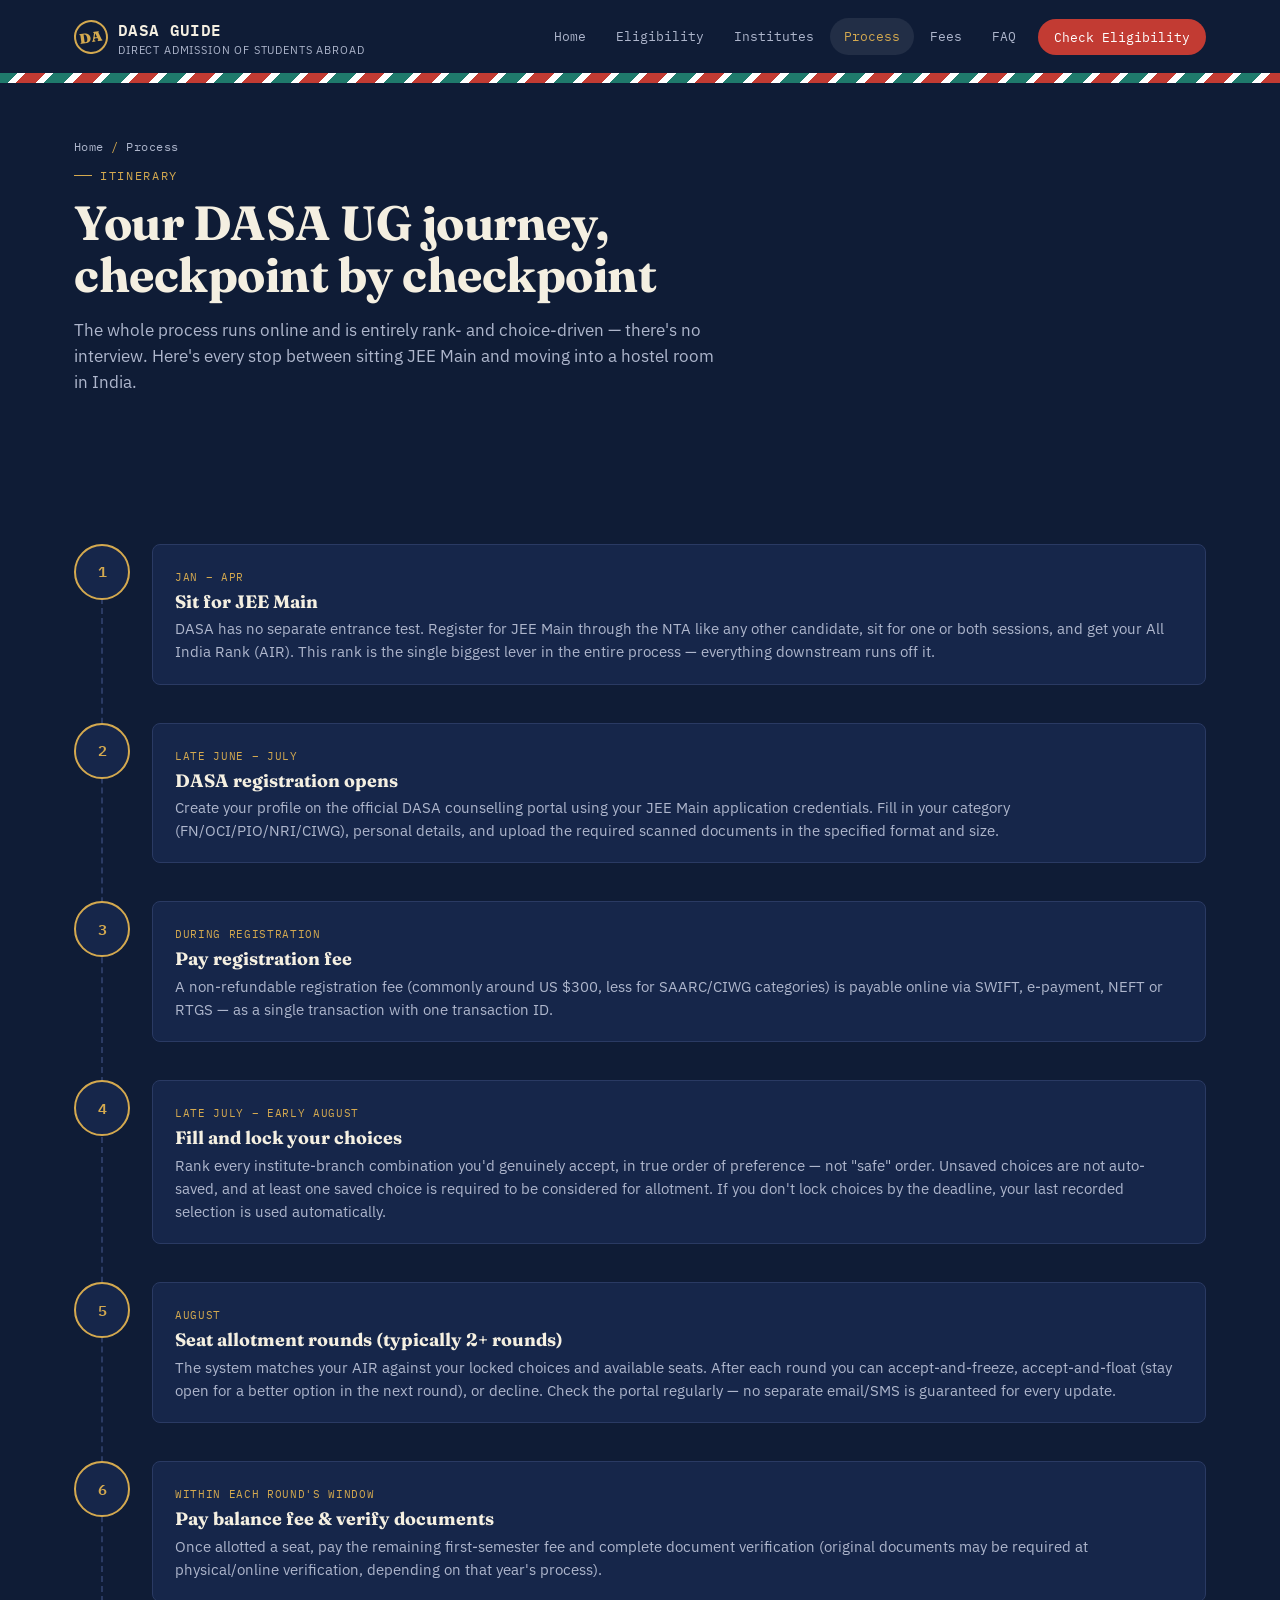
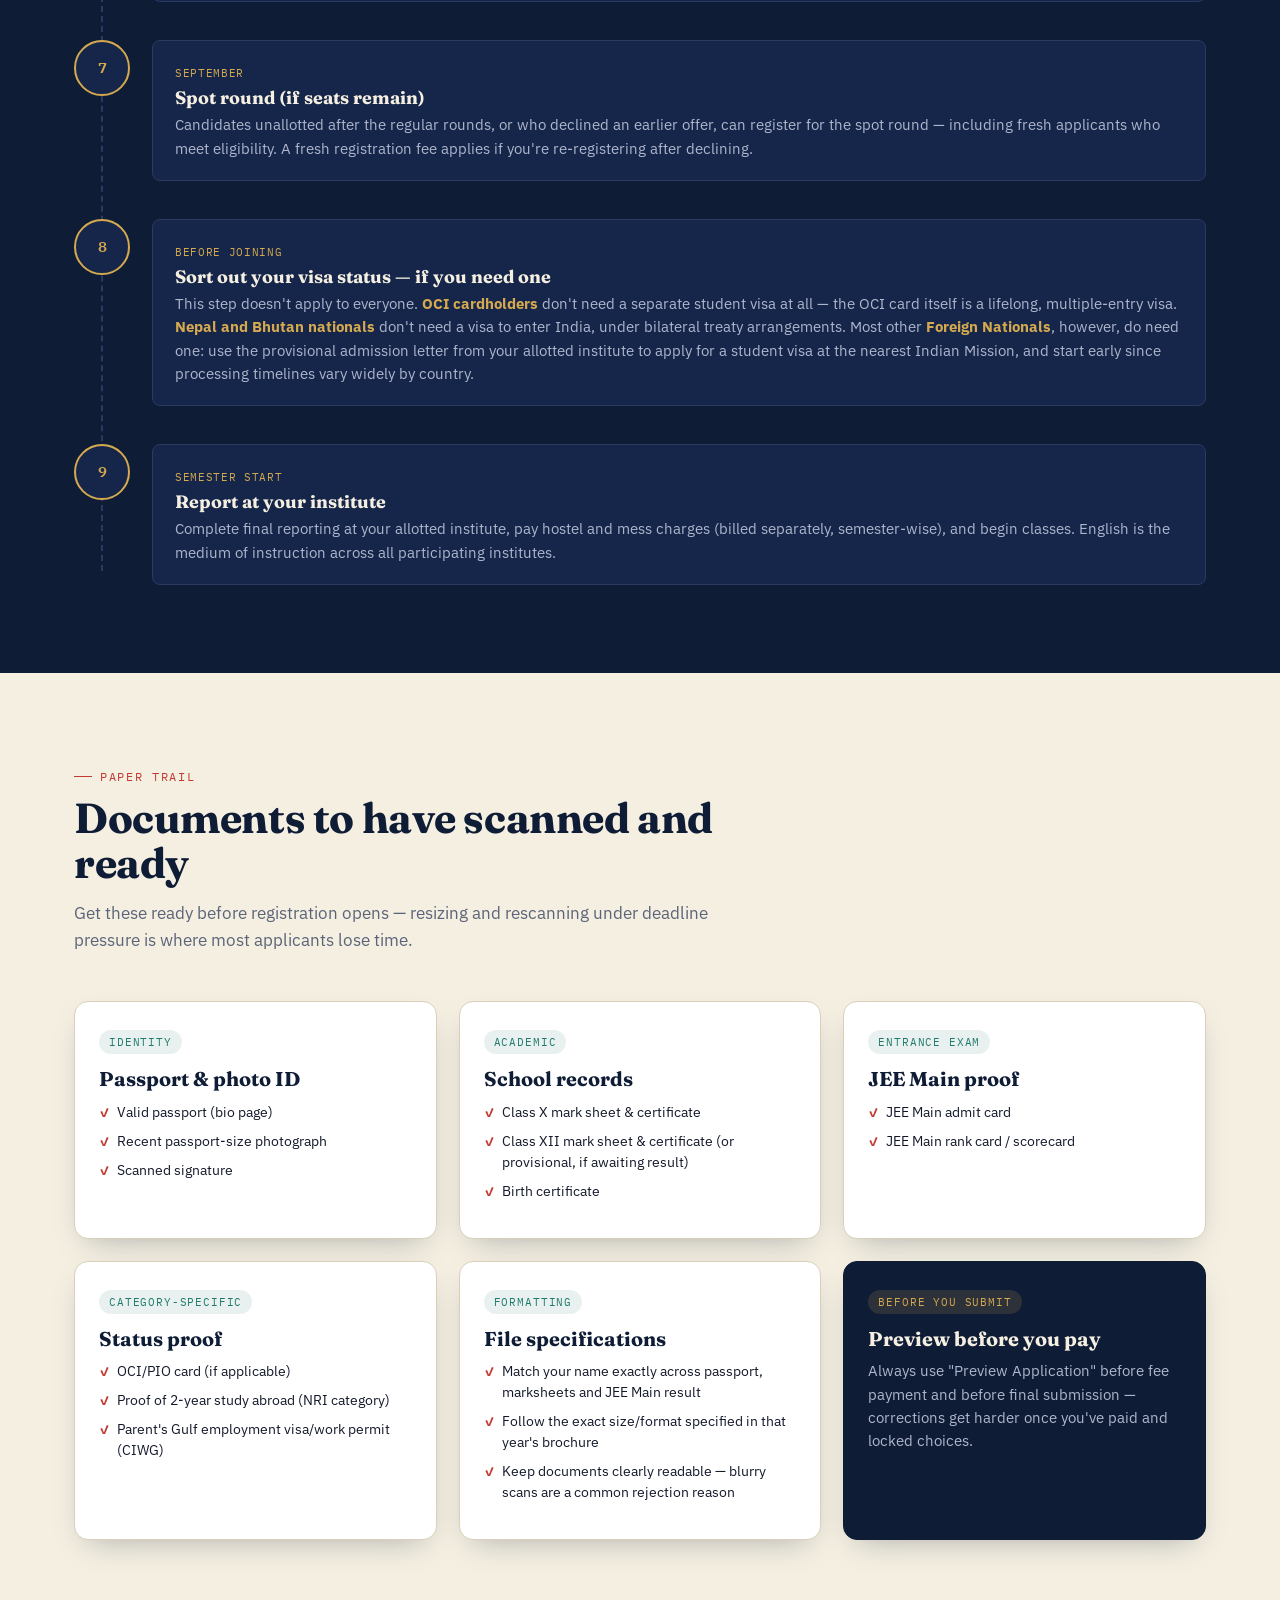
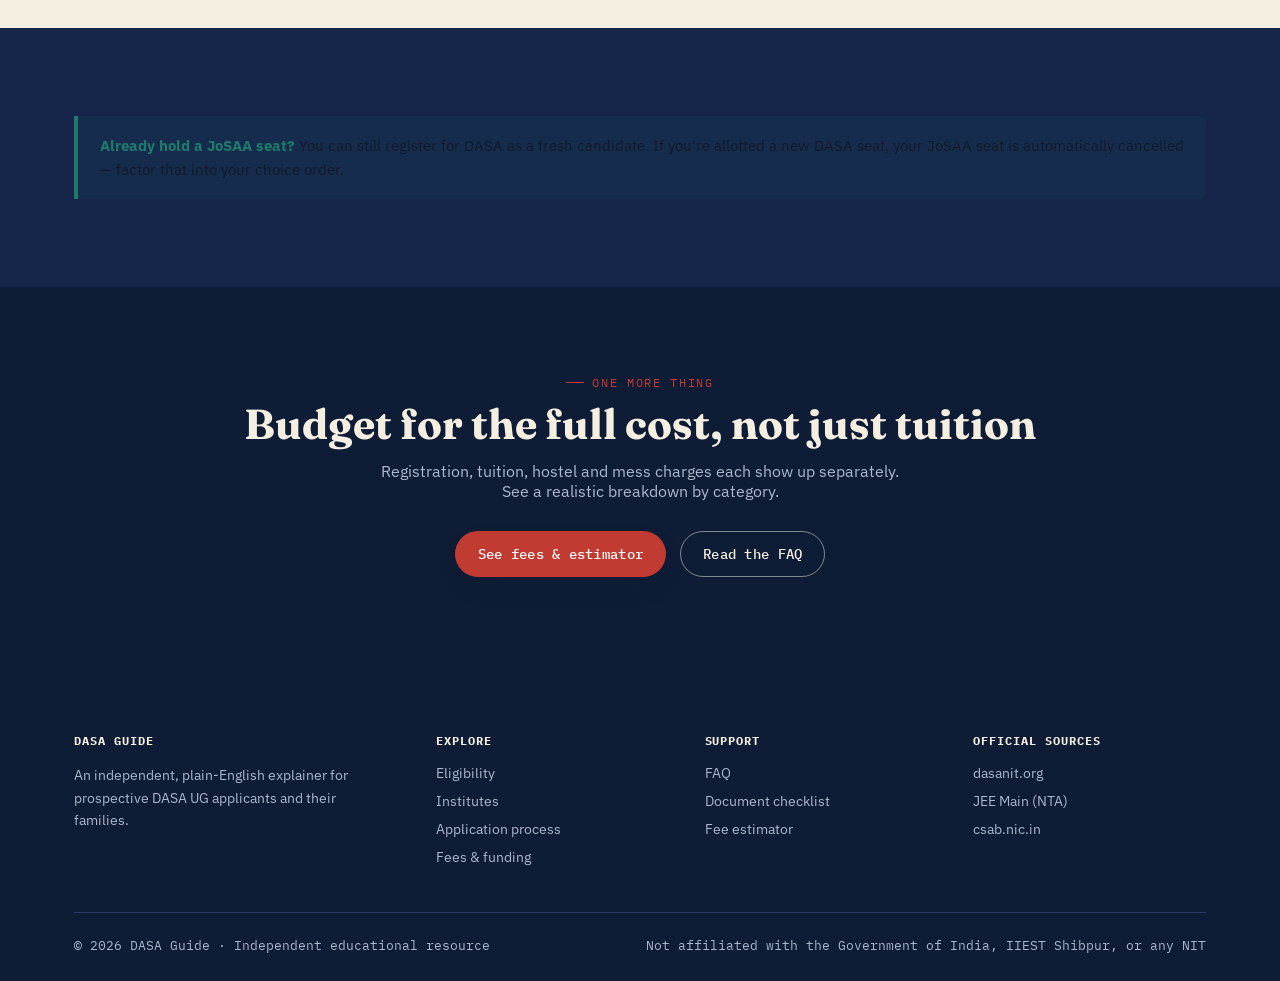
<file: process.html>
<!DOCTYPE html>
<html lang="en">
<head>
<meta charset="UTF-8">
<meta name="viewport" content="width=device-width, initial-scale=1.0">
<title>DASA UG Application &amp; Counselling Process | DASA Guide</title>
<meta name="description" content="Step-by-step DASA UG process: JEE Main, registration, choice filling, seat allotment rounds, document verification, reporting, spot round and visa.">
<link rel="stylesheet" href="styles.css">
</head>
<body>

<header class="site-header">
  <div class="nav-wrap">
    <a href="index.html" class="brand"><span class="stamp">DA</span><span>DASA GUIDE<small>Direct Admission of Students Abroad</small></span></a>
    <nav class="nav-links" id="navLinks">
      <a href="index.html">Home</a>
      <a href="eligibility.html">Eligibility</a>
      <a href="institutes.html">Institutes</a>
      <a href="process.html">Process</a>
      <a href="fees.html">Fees</a>
      <a href="faq.html">FAQ</a>
      <a href="eligibility.html" class="nav-cta">Check Eligibility</a>
    </nav>
    <button class="nav-toggle" aria-label="Toggle menu" aria-expanded="false">
      <svg viewBox="0 0 24 24" fill="none" stroke="currentColor" stroke-width="2"><line x1="3" y1="6" x2="21" y2="6"/><line x1="3" y1="12" x2="21" y2="12"/><line x1="3" y1="18" x2="21" y2="18"/></svg>
    </button>
  </div>
</header>
<div class="airmail-edge"></div>

<section class="page-hero">
  <div class="container">
    <div class="crumb">Home <span>/</span> Process</div>
    <span class="eyebrow">Itinerary</span>
    <h1>Your DASA UG journey, checkpoint by checkpoint</h1>
    <p>The whole process runs online and is entirely rank- and choice-driven — there's no interview. Here's every stop between sitting JEE Main and moving into a hostel room in India.</p>
  </div>
</section>

<section class="section-dark">
  <div class="container">
    <div class="itinerary">

      <div class="itin-step reveal">
        <div class="itin-badge">1</div>
        <div class="itin-body">
          <span class="when">Jan – Apr</span>
          <h4>Sit for JEE Main</h4>
          <p>DASA has no separate entrance test. Register for JEE Main through the NTA like any other candidate, sit for one or both sessions, and get your All India Rank (AIR). This rank is the single biggest lever in the entire process — everything downstream runs off it.</p>
        </div>
      </div>

      <div class="itin-step reveal">
        <div class="itin-badge">2</div>
        <div class="itin-body">
          <span class="when">Late June – July</span>
          <h4>DASA registration opens</h4>
          <p>Create your profile on the official DASA counselling portal using your JEE Main application credentials. Fill in your category (FN/OCI/PIO/NRI/CIWG), personal details, and upload the required scanned documents in the specified format and size.</p>
        </div>
      </div>

      <div class="itin-step reveal">
        <div class="itin-badge">3</div>
        <div class="itin-body">
          <span class="when">During registration</span>
          <h4>Pay registration fee</h4>
          <p>A non-refundable registration fee (commonly around US $300, less for SAARC/CIWG categories) is payable online via SWIFT, e-payment, NEFT or RTGS — as a single transaction with one transaction ID.</p>
        </div>
      </div>

      <div class="itin-step reveal">
        <div class="itin-badge">4</div>
        <div class="itin-body">
          <span class="when">Late July – early August</span>
          <h4>Fill and lock your choices</h4>
          <p>Rank every institute-branch combination you'd genuinely accept, in true order of preference — not "safe" order. Unsaved choices are not auto-saved, and at least one saved choice is required to be considered for allotment. If you don't lock choices by the deadline, your last recorded selection is used automatically.</p>
        </div>
      </div>

      <div class="itin-step reveal">
        <div class="itin-badge">5</div>
        <div class="itin-body">
          <span class="when">August</span>
          <h4>Seat allotment rounds (typically 2+ rounds)</h4>
          <p>The system matches your AIR against your locked choices and available seats. After each round you can accept-and-freeze, accept-and-float (stay open for a better option in the next round), or decline. Check the portal regularly — no separate email/SMS is guaranteed for every update.</p>
        </div>
      </div>

      <div class="itin-step reveal">
        <div class="itin-badge">6</div>
        <div class="itin-body">
          <span class="when">Within each round's window</span>
          <h4>Pay balance fee &amp; verify documents</h4>
          <p>Once allotted a seat, pay the remaining first-semester fee and complete document verification (original documents may be required at physical/online verification, depending on that year's process).</p>
        </div>
      </div>

      <div class="itin-step reveal">
        <div class="itin-badge">7</div>
        <div class="itin-body">
          <span class="when">September</span>
          <h4>Spot round (if seats remain)</h4>
          <p>Candidates unallotted after the regular rounds, or who declined an earlier offer, can register for the spot round — including fresh applicants who meet eligibility. A fresh registration fee applies if you're re-registering after declining.</p>
        </div>
      </div>

      <div class="itin-step reveal">
        <div class="itin-badge">8</div>
        <div class="itin-body">
          <span class="when">Before joining</span>
          <h4>Sort out your visa status — if you need one</h4>
          <p>This step doesn't apply to everyone. <strong style="color:var(--gold);">OCI cardholders</strong> don't need a separate student visa at all — the OCI card itself is a lifelong, multiple-entry visa. <strong style="color:var(--gold);">Nepal and Bhutan nationals</strong> don't need a visa to enter India, under bilateral treaty arrangements. Most other <strong style="color:var(--gold);">Foreign Nationals</strong>, however, do need one: use the provisional admission letter from your allotted institute to apply for a student visa at the nearest Indian Mission, and start early since processing timelines vary widely by country.</p>
        </div>
      </div>

      <div class="itin-step reveal">
        <div class="itin-badge">9</div>
        <div class="itin-body">
          <span class="when">Semester start</span>
          <h4>Report at your institute</h4>
          <p>Complete final reporting at your allotted institute, pay hostel and mess charges (billed separately, semester-wise), and begin classes. English is the medium of instruction across all participating institutes.</p>
        </div>
      </div>

    </div>
  </div>
</section>

<!-- DOCUMENTS -->
<section id="documents">
  <div class="container">
    <div class="section-head reveal">
      <span class="eyebrow">Paper trail</span>
      <h2>Documents to have scanned and ready</h2>
      <p>Get these ready before registration opens — resizing and rescanning under deadline pressure is where most applicants lose time.</p>
    </div>
    <div class="card-grid">
      <div class="card reveal">
        <span class="tag">Identity</span>
        <h3>Passport &amp; photo ID</h3>
        <ul><li>Valid passport (bio page)</li><li>Recent passport-size photograph</li><li>Scanned signature</li></ul>
      </div>
      <div class="card reveal">
        <span class="tag">Academic</span>
        <h3>School records</h3>
        <ul><li>Class X mark sheet &amp; certificate</li><li>Class XII mark sheet &amp; certificate (or provisional, if awaiting result)</li><li>Birth certificate</li></ul>
      </div>
      <div class="card reveal">
        <span class="tag">Entrance exam</span>
        <h3>JEE Main proof</h3>
        <ul><li>JEE Main admit card</li><li>JEE Main rank card / scorecard</li></ul>
      </div>
      <div class="card reveal">
        <span class="tag">Category-specific</span>
        <h3>Status proof</h3>
        <ul><li>OCI/PIO card (if applicable)</li><li>Proof of 2-year study abroad (NRI category)</li><li>Parent's Gulf employment visa/work permit (CIWG)</li></ul>
      </div>
      <div class="card reveal">
        <span class="tag">Formatting</span>
        <h3>File specifications</h3>
        <ul><li>Match your name exactly across passport, marksheets and JEE Main result</li><li>Follow the exact size/format specified in that year's brochure</li><li>Keep documents clearly readable — blurry scans are a common rejection reason</li></ul>
      </div>
      <div class="card reveal" style="background:var(--ink-900);border-color:var(--ink-900);">
        <span class="tag" style="background:rgba(212,169,79,0.15);color:var(--gold);">Before you submit</span>
        <h3 style="color:var(--paper);">Preview before you pay</h3>
        <p style="color:var(--muted-on-dark);">Always use "Preview Application" before fee payment and before final submission — corrections get harder once you've paid and locked choices.</p>
      </div>
    </div>
  </div>
</section>

<section class="section-mid">
  <div class="container">
    <div class="callout teal reveal">
      <strong>Already hold a JoSAA seat?</strong> You can still register for DASA as a fresh candidate. If you're allotted a new DASA seat, your JoSAA seat is automatically cancelled — factor that into your choice order.
    </div>
  </div>
</section>

<section class="cta-band">
  <div class="container">
    <span class="eyebrow" style="justify-content:center;">One more thing</span>
    <h2 style="margin-top:12px;">Budget for the full cost, not just tuition</h2>
    <p>Registration, tuition, hostel and mess charges each show up separately. See a realistic breakdown by category.</p>
    <div class="cta-actions">
      <a href="fees.html" class="btn btn-primary">See fees &amp; estimator</a>
      <a href="faq.html" class="btn btn-ghost-light">Read the FAQ</a>
    </div>
  </div>
</section>

<footer class="site-footer">
  <div class="container">
    <div class="footer-grid">
      <div><h5>DASA Guide</h5><p style="font-size:14px;line-height:1.6;color:var(--muted-on-dark);max-width:280px;">An independent, plain-English explainer for prospective DASA UG applicants and their families.</p></div>
      <div><h5>Explore</h5><ul><li><a href="eligibility.html">Eligibility</a></li><li><a href="institutes.html">Institutes</a></li><li><a href="process.html">Application process</a></li><li><a href="fees.html">Fees &amp; funding</a></li></ul></div>
      <div><h5>Support</h5><ul><li><a href="faq.html">FAQ</a></li><li><a href="process.html#documents">Document checklist</a></li><li><a href="fees.html#calculator">Fee estimator</a></li></ul></div>
      <div><h5>Official sources</h5><ul><li><a href="https://dasanit.org" target="_blank" rel="noopener">dasanit.org</a></li><li><a href="https://jeemain.nta.nic.in" target="_blank" rel="noopener">JEE Main (NTA)</a></li><li><a href="https://csab.nic.in" target="_blank" rel="noopener">csab.nic.in</a></li></ul></div>
    </div>
    <div class="footer-bottom">
      <span>© 2026 DASA Guide · Independent educational resource</span>
      <span>Not affiliated with the Government of India, IIEST Shibpur, or any NIT</span>
    </div>
  </div>
</footer>

<script src="script.js"></script>
</body>
</html>
</file>
<file: styles.css>
/* ============================================================
   DASA GUIDE — Design tokens
   Theme: the international student's paper trail to India —
   passport pages, boarding passes, visa stamps, airmail stripes.
   ============================================================ */

@import url('https://fonts.googleapis.com/css2?family=Fraunces:ital,opsz,wght@0,9..144,400;0,9..144,600;0,9..144,700;0,9..144,900;1,9..144,500&family=IBM+Plex+Sans:wght@400;500;600;700&family=IBM+Plex+Mono:wght@400;500;600&display=swap');

:root{
  /* colors */
  --ink-900:#0F1C36;
  --ink-800:#16264A;
  --ink-700:#1E3160;
  --paper:#F4EFE1;
  --paper-dim:#E8E1CC;
  --stamp-red:#C23B33;
  --stamp-red-dim:#9C2E28;
  --airmail-teal:#1F7A6C;
  --gold:#D4A94F;
  --ink-text:#141A2B;
  --muted:#5B6478;
  --muted-on-dark:#AEB6CC;
  --line:#D8D0B8;
  --line-dark:#2A3A63;
  --white:#FFFFFF;

  /* type */
  --font-display:'Fraunces', Georgia, serif;
  --font-body:'IBM Plex Sans', -apple-system, sans-serif;
  --font-mono:'IBM Plex Mono', 'Courier New', monospace;

  /* layout */
  --maxw:1180px;
  --radius:14px;
  --radius-sm:8px;
  --shadow-card: 0 12px 30px -14px rgba(15,28,54,0.35);
  --shadow-card-lg: 0 24px 60px -20px rgba(15,28,54,0.45);
}

*,*::before,*::after{ box-sizing:border-box; }
html{ scroll-behavior:smooth; }
body{
  margin:0;
  font-family:var(--font-body);
  color:var(--ink-text);
  background:var(--paper);
  -webkit-font-smoothing:antialiased;
  overflow-x:hidden;
}
img{ max-width:100%; display:block; }
a{ color:inherit; text-decoration:none; }
ul{ margin:0; padding:0; list-style:none; }
h1,h2,h3,h4{ font-family:var(--font-display); margin:0; line-height:1.08; color:var(--ink-900); }
p{ margin:0; }
button{ font-family:inherit; cursor:pointer; }

:focus-visible{
  outline:3px solid var(--gold);
  outline-offset:2px;
}

.container{
  max-width:var(--maxw);
  margin:0 auto;
  padding:0 24px;
}

.eyebrow{
  font-family:var(--font-mono);
  font-size:12px;
  letter-spacing:.14em;
  text-transform:uppercase;
  color:var(--stamp-red);
  display:inline-flex;
  align-items:center;
  gap:8px;
}
.eyebrow::before{
  content:'';
  width:18px;
  height:1px;
  background:var(--stamp-red);
  display:inline-block;
}

/* ============ Airmail stripe (signature motif) ============ */
.airmail-edge{
  height:10px;
  width:100%;
  background:repeating-linear-gradient(
    -45deg,
    var(--stamp-red) 0 14px,
    var(--white) 14px 20px,
    var(--airmail-teal) 20px 34px,
    var(--white) 34px 40px
  );
}

/* ============ Header / Nav ============ */
.site-header{
  background:var(--ink-900);
  color:var(--paper);
  position:sticky;
  top:0;
  z-index:100;
}
.nav-wrap{
  display:flex;
  align-items:center;
  justify-content:space-between;
  padding:16px 24px;
  max-width:var(--maxw);
  margin:0 auto;
}
.brand{
  display:flex;
  align-items:center;
  gap:10px;
  font-family:var(--font-mono);
  font-weight:600;
  font-size:16px;
  letter-spacing:.02em;
  color:var(--paper);
}
.brand .stamp{
  width:34px; height:34px;
  border-radius:50%;
  border:2px solid var(--gold);
  display:flex; align-items:center; justify-content:center;
  font-family:var(--font-display);
  font-weight:900;
  font-size:14px;
  color:var(--gold);
  transform:rotate(-8deg);
  flex:none;
}
.brand small{
  display:block;
  font-family:var(--font-body);
  font-weight:400;
  font-size:10.5px;
  letter-spacing:.08em;
  color:var(--muted-on-dark);
  text-transform:uppercase;
}
.nav-links{
  display:flex;
  gap:2px;
  align-items:center;
}
.nav-links a{
  font-family:var(--font-mono);
  font-size:13px;
  padding:10px 14px;
  border-radius:999px;
  color:var(--muted-on-dark);
  position:relative;
  transition:color .2s ease, background .2s ease;
}
.nav-links a:hover, .nav-links a.active{
  color:var(--paper);
  background:rgba(255,255,255,0.08);
}
.nav-links a.active{
  color:var(--gold);
}
.nav-cta{
  font-family:var(--font-mono) !important;
  font-size:12.5px !important;
  background:var(--stamp-red);
  color:var(--white) !important;
  padding:10px 16px !important;
  border-radius:999px;
  margin-left:6px;
}
.nav-cta:hover{ background:var(--stamp-red-dim); color:var(--white) !important; }

.nav-toggle{
  display:none;
  background:none;
  border:1px solid var(--line-dark);
  border-radius:8px;
  width:42px; height:42px;
  color:var(--paper);
  align-items:center;
  justify-content:center;
}
.nav-toggle svg{ width:20px; height:20px; }

@media (max-width:880px){
  .nav-links{
    display:none;
    position:absolute;
    top:100%; left:0; right:0;
    background:var(--ink-900);
    flex-direction:column;
    align-items:stretch;
    padding:8px 24px 20px;
    border-top:1px solid var(--line-dark);
    gap:2px;
  }
  .nav-links.open{ display:flex; }
  .nav-links a{ padding:12px 10px; border-radius:8px; }
  .nav-cta{ margin-left:0; text-align:center; margin-top:6px; }
  .nav-toggle{ display:flex; }
}

/* ============ Buttons ============ */
.btn{
  display:inline-flex;
  align-items:center;
  gap:8px;
  font-family:var(--font-mono);
  font-size:13.5px;
  font-weight:500;
  letter-spacing:.02em;
  padding:13px 22px;
  border-radius:999px;
  border:1.5px solid transparent;
  transition:transform .18s ease, box-shadow .18s ease, background .18s ease, color .18s ease;
}
.btn-primary{
  background:var(--stamp-red);
  color:var(--white);
  box-shadow:var(--shadow-card);
}
.btn-primary:hover{ background:var(--stamp-red-dim); transform:translateY(-2px); }
.btn-ghost{
  background:transparent;
  border-color:var(--ink-900);
  color:var(--ink-900);
}
.btn-ghost:hover{ background:var(--ink-900); color:var(--paper); }
.btn-ghost-light{
  background:transparent;
  border-color:rgba(244,239,225,0.5);
  color:var(--paper);
}
.btn-ghost-light:hover{ background:rgba(244,239,225,0.12); }

/* ============ Section shells ============ */
section{ padding:88px 0; }
.section-dark{ background:var(--ink-900); color:var(--paper); }
.section-dark h2, .section-dark h3{ color:var(--paper); }
.section-mid{ background:var(--ink-800); color:var(--paper); }
.section-mid h2, .section-mid h3{ color:var(--paper); }
.section-tight{ padding:56px 0; }
.section-head{
  max-width:640px;
  margin-bottom:48px;
}
.section-head h2{
  font-size:clamp(28px,4vw,42px);
  margin-top:12px;
  letter-spacing:-.01em;
}
.section-head p{
  margin-top:14px;
  font-size:16.5px;
  line-height:1.6;
  color:var(--muted);
}
.section-dark .section-head p, .section-mid .section-head p{ color:var(--muted-on-dark); }

@media (max-width:640px){
  section{ padding:60px 0; }
}

/* ============ Hero: Boarding pass ============ */
.hero{
  background:var(--ink-900);
  color:var(--paper);
  padding:64px 0 0;
  position:relative;
  overflow:hidden;
}
.hero::after{
  content:'';
  position:absolute;
  inset:auto 0 0 0;
  height:1px;
}
.hero-inner{
  display:grid;
  grid-template-columns:1.1fr 0.9fr;
  gap:56px;
  align-items:center;
  padding-bottom:70px;
}
.hero-copy .eyebrow{ color:var(--gold); }
.hero-copy .eyebrow::before{ background:var(--gold); }
.hero-copy h1{
  color:var(--paper);
  font-size:clamp(36px,5.4vw,60px);
  margin-top:18px;
  letter-spacing:-.015em;
}
.hero-copy h1 em{
  font-style:italic;
  color:var(--gold);
}
.hero-copy p{
  margin-top:20px;
  font-size:17.5px;
  line-height:1.65;
  color:var(--muted-on-dark);
  max-width:520px;
}
.hero-actions{
  margin-top:32px;
  display:flex;
  gap:14px;
  flex-wrap:wrap;
}
.hero-note{
  margin-top:22px;
  font-family:var(--font-mono);
  font-size:12px;
  color:var(--muted-on-dark);
  letter-spacing:.02em;
}

/* Boarding pass card */
.boarding-pass{
  background:var(--paper);
  border-radius:var(--radius);
  box-shadow:var(--shadow-card-lg);
  display:grid;
  grid-template-columns:1fr auto;
  position:relative;
  transform:rotate(2deg);
  color:var(--ink-text);
}
.bp-main{
  padding:26px 22px;
  display:flex;
  flex-direction:column;
  gap:16px;
}
.bp-route{
  display:flex;
  align-items:center;
  justify-content:space-between;
  font-family:var(--font-mono);
}
.bp-city{ font-size:12px; letter-spacing:.08em; color:var(--muted); text-transform:uppercase;}
.bp-city strong{ display:block; font-family:var(--font-display); font-size:26px; color:var(--ink-900); margin-top:2px;}
.bp-plane{ color:var(--stamp-red); font-size:20px; }
.bp-fields{
  display:grid;
  grid-template-columns:repeat(2,1fr);
  gap:14px 18px;
  border-top:1px dashed var(--line);
  padding-top:16px;
}
.bp-field span{
  display:block;
  font-family:var(--font-mono);
  font-size:10px;
  letter-spacing:.1em;
  text-transform:uppercase;
  color:var(--muted);
}
.bp-field strong{
  display:block;
  font-family:var(--font-mono);
  font-size:15px;
  color:var(--ink-900);
  margin-top:4px;
}
.bp-stub{
  border-left:2px dashed var(--line);
  padding:26px 18px;
  display:flex;
  flex-direction:column;
  justify-content:space-between;
  align-items:center;
  width:110px;
  background:var(--paper-dim);
  border-radius:0 var(--radius) var(--radius) 0;
}
.bp-stub .stub-code{
  writing-mode:vertical-rl;
  font-family:var(--font-mono);
  letter-spacing:.15em;
  font-size:11px;
  color:var(--muted);
}
.bp-stub .stub-stamp{
  width:56px; height:56px;
  border-radius:50%;
  border:2px solid var(--stamp-red);
  color:var(--stamp-red);
  display:flex; align-items:center; justify-content:center;
  font-family:var(--font-mono);
  font-size:9px;
  text-align:center;
  line-height:1.2;
  transform:rotate(-14deg);
  padding:4px;
}
.bp-notch{
  position:absolute;
  width:22px; height:22px;
  background:var(--ink-900);
  border-radius:50%;
  right:110px;
}
.bp-notch.top{ top:-11px; }
.bp-notch.bottom{ bottom:-11px; }

@media (max-width:980px){
  .hero-inner{ grid-template-columns:1fr; gap:44px; }
  .boarding-pass{ transform:rotate(0); max-width:460px; margin:0 auto; }
}
@media (max-width:480px){
  .bp-fields{ grid-template-columns:1fr 1fr; }
  .bp-stub{ width:88px; padding:20px 12px; }
}

/* ============ Stat strip ============ */
.stat-strip{
  background:var(--paper-dim);
  border-top:1px solid var(--line);
  border-bottom:1px solid var(--line);
}
.stat-grid{
  display:grid;
  grid-template-columns:repeat(4,1fr);
  gap:0;
}
.stat-cell{
  padding:32px 20px;
  text-align:center;
  border-left:1px solid var(--line);
}
.stat-cell:first-child{ border-left:none; }
.stat-cell strong{
  display:block;
  font-family:var(--font-display);
  font-size:clamp(28px,3.4vw,40px);
  color:var(--stamp-red);
}
.stat-cell span{
  display:block;
  margin-top:6px;
  font-family:var(--font-mono);
  font-size:11.5px;
  letter-spacing:.06em;
  text-transform:uppercase;
  color:var(--muted);
}
@media (max-width:760px){
  .stat-grid{ grid-template-columns:repeat(2,1fr); }
  .stat-cell{ border-left:none; border-top:1px solid var(--line); }
  .stat-cell:nth-child(2){ border-left:1px solid var(--line); }
  .stat-cell:nth-child(4){ border-left:1px solid var(--line); }
}

/* ============ Cards ============ */
.card-grid{
  display:grid;
  grid-template-columns:repeat(3,1fr);
  gap:22px;
}
.card{
  background:var(--white);
  border:1px solid var(--line);
  border-radius:var(--radius);
  padding:28px 24px;
  box-shadow:var(--shadow-card);
  transition:transform .25s ease, box-shadow .25s ease;
}
.card:hover{ transform:translateY(-4px); box-shadow:var(--shadow-card-lg); }
.card .tag{
  display:inline-block;
  font-family:var(--font-mono);
  font-size:10.5px;
  letter-spacing:.08em;
  text-transform:uppercase;
  color:var(--airmail-teal);
  background:rgba(31,122,108,0.1);
  padding:5px 10px;
  border-radius:999px;
  margin-bottom:14px;
}
.card h3{ font-size:20px; margin-bottom:10px; }
.card p{ color:var(--muted); font-size:14.5px; line-height:1.6; }
.card ul{ margin-top:12px; }
.card li{
  font-size:14px;
  color:var(--ink-text);
  padding-left:18px;
  position:relative;
  margin-bottom:8px;
  line-height:1.5;
}
.card li::before{
  content:'✓';
  position:absolute;
  left:0;
  color:var(--stamp-red);
  font-weight:700;
  font-size:12px;
  top:2px;
}
@media (max-width:980px){ .card-grid{ grid-template-columns:repeat(2,1fr); } }
@media (max-width:640px){ .card-grid{ grid-template-columns:1fr; } }

/* ============ Passport page panel ============ */
.passport-panel{
  background:var(--white);
  border:1px solid var(--line);
  border-radius:var(--radius);
  box-shadow:var(--shadow-card);
  padding:36px;
  position:relative;
}
.passport-panel::before{
  content:'';
  position:absolute;
  inset:10px;
  border:1px dashed var(--line);
  border-radius:8px;
  pointer-events:none;
}
.passport-panel h3{
  font-size:22px;
  display:flex;
  align-items:center;
  gap:10px;
}
.passport-panel h3 .num{
  font-family:var(--font-mono);
  font-size:12px;
  color:var(--white);
  background:var(--stamp-red);
  border-radius:50%;
  width:26px; height:26px;
  display:flex; align-items:center; justify-content:center;
  flex:none;
}

/* ============ Timeline (application journey) ============ */
.itinerary{
  position:relative;
  padding-left:0;
}
.itinerary::before{
  content:'';
  position:absolute;
  left:27px;
  top:14px;
  bottom:14px;
  width:0;
  border-left:2px dashed var(--line-dark);
}
.itin-step{
  display:grid;
  grid-template-columns:56px 1fr;
  gap:22px;
  padding-bottom:38px;
  position:relative;
}
.itin-step:last-child{ padding-bottom:0; }
.itin-badge{
  width:56px; height:56px;
  border-radius:50%;
  background:var(--ink-800);
  border:2px solid var(--gold);
  color:var(--gold);
  display:flex; align-items:center; justify-content:center;
  font-family:var(--font-mono);
  font-weight:600;
  font-size:15px;
  z-index:1;
}
.itin-body{
  background:var(--ink-800);
  border:1px solid var(--line-dark);
  border-radius:var(--radius-sm);
  padding:20px 22px;
}
.itin-body h4{
  color:var(--paper);
  font-size:18px;
  margin-bottom:6px;
}
.itin-body .when{
  display:inline-block;
  font-family:var(--font-mono);
  font-size:11px;
  color:var(--gold);
  letter-spacing:.06em;
  text-transform:uppercase;
  margin-bottom:8px;
}
.itin-body p{
  color:var(--muted-on-dark);
  font-size:14.5px;
  line-height:1.6;
}
@media (max-width:640px){
  .itinerary::before{ left:23px; }
  .itin-step{ grid-template-columns:48px 1fr; gap:14px; }
  .itin-badge{ width:48px; height:48px; font-size:13px; }
}

/* ============ Table (institutes / fees) ============ */
.table-wrap{
  border:1px solid var(--line);
  border-radius:var(--radius);
  overflow:hidden;
  background:var(--white);
  box-shadow:var(--shadow-card);
}
table{ width:100%; border-collapse:collapse; font-size:14.5px; }
thead th{
  background:var(--ink-900);
  color:var(--paper);
  font-family:var(--font-mono);
  font-size:11.5px;
  letter-spacing:.06em;
  text-transform:uppercase;
  text-align:left;
  padding:14px 18px;
}
tbody td{
  padding:14px 18px;
  border-top:1px solid var(--line);
  vertical-align:top;
}
tbody tr:nth-child(even){ background:var(--paper); }
.table-scroll{ overflow-x:auto; }

/* ============ Filter chips (institutes page) ============ */
.chip-row{
  display:flex;
  flex-wrap:wrap;
  gap:10px;
  margin-bottom:28px;
}
.chip{
  font-family:var(--font-mono);
  font-size:12.5px;
  padding:9px 16px;
  border-radius:999px;
  border:1.5px solid var(--line);
  background:var(--white);
  color:var(--ink-text);
  transition:all .18s ease;
}
.chip:hover{ border-color:var(--stamp-red); }
.chip.active{ background:var(--ink-900); border-color:var(--ink-900); color:var(--paper); }

/* ============ Institute cards ============ */
.inst-grid{
  display:grid;
  grid-template-columns:repeat(auto-fill,minmax(230px,1fr));
  gap:14px;
}
.inst-card{
  background:var(--white);
  border:1px solid var(--line);
  border-radius:var(--radius-sm);
  padding:16px 18px;
  font-size:14px;
}
.inst-card .cat{
  font-family:var(--font-mono);
  font-size:10px;
  letter-spacing:.08em;
  text-transform:uppercase;
  color:var(--airmail-teal);
  display:block;
  margin-bottom:6px;
}
.inst-card strong{ display:block; font-size:15px; color:var(--ink-900); line-height:1.3; }
.inst-card em{ display:block; font-style:normal; color:var(--muted); font-size:12.5px; margin-top:4px; }

/* ============ FAQ accordion ============ */
.faq-item{
  border-bottom:1px solid var(--line);
}
.faq-q{
  width:100%;
  background:none;
  border:none;
  text-align:left;
  padding:22px 4px;
  display:flex;
  justify-content:space-between;
  align-items:center;
  gap:20px;
  font-family:var(--font-display);
  font-size:18px;
  font-weight:600;
  color:var(--ink-900);
}
.faq-q .plus{
  font-family:var(--font-mono);
  font-size:20px;
  color:var(--stamp-red);
  transition:transform .25s ease;
  flex:none;
}
.faq-item.open .faq-q .plus{ transform:rotate(45deg); }
.faq-a{
  max-height:0;
  overflow:hidden;
  transition:max-height .3s ease;
}
.faq-a-inner{
  padding:0 4px 22px;
  color:var(--muted);
  font-size:15px;
  line-height:1.65;
  max-width:760px;
}

/* ============ Callout / disclaimer ============ */
.callout{
  border-left:4px solid var(--stamp-red);
  background:rgba(194,59,51,0.06);
  border-radius:0 var(--radius-sm) var(--radius-sm) 0;
  padding:18px 22px;
  font-size:14.5px;
  line-height:1.6;
  color:var(--ink-text);
}
.callout strong{ color:var(--stamp-red); }
.callout.teal{
  border-left-color:var(--airmail-teal);
  background:rgba(31,122,108,0.07);
}
.callout.teal strong{ color:var(--airmail-teal); }

/* ============ CTA band ============ */
.cta-band{
  background:var(--ink-900);
  color:var(--paper);
  text-align:center;
  padding:80px 24px;
}
.cta-band h2{ color:var(--paper); font-size:clamp(28px,4vw,42px); }
.cta-band p{ color:var(--muted-on-dark); margin-top:14px; max-width:520px; margin-left:auto; margin-right:auto; }
.cta-actions{ margin-top:30px; display:flex; gap:14px; justify-content:center; flex-wrap:wrap; }

/* ============ Footer ============ */
.site-footer{
  background:var(--ink-900);
  color:var(--muted-on-dark);
  padding:56px 0 28px;
}
.footer-grid{
  display:grid;
  grid-template-columns:1.4fr 1fr 1fr 1fr;
  gap:36px;
  padding-bottom:36px;
  border-bottom:1px solid var(--line-dark);
}
.footer-grid h5{
  font-family:var(--font-mono);
  font-size:12px;
  letter-spacing:.08em;
  text-transform:uppercase;
  color:var(--paper);
  margin-bottom:16px;
}
.footer-grid li{ margin-bottom:10px; font-size:14px; }
.footer-grid a:hover{ color:var(--gold); }
.footer-bottom{
  padding-top:24px;
  display:flex;
  justify-content:space-between;
  flex-wrap:wrap;
  gap:12px;
  font-size:12.5px;
  font-family:var(--font-mono);
  color:var(--muted-on-dark);
}
@media (max-width:760px){
  .footer-grid{ grid-template-columns:1fr 1fr; }
}
@media (max-width:480px){
  .footer-grid{ grid-template-columns:1fr; }
}

/* ============ Utility layout patterns ============ */
.two-col{
  display:grid;
  grid-template-columns:1fr 1fr;
  gap:40px;
  align-items:start;
}
@media (max-width:860px){ .two-col{ grid-template-columns:1fr; } }

.pill-list{ display:flex; flex-wrap:wrap; gap:10px; }
.pill{
  font-family:var(--font-mono);
  font-size:12.5px;
  padding:8px 14px;
  border-radius:999px;
  background:var(--paper-dim);
  border:1px solid var(--line);
  color:var(--ink-text);
}

/* ============ Reveal-on-scroll ============ */
.reveal{
  opacity:0;
  transform:translateY(18px);
  transition:opacity .6s ease, transform .6s ease;
}
.reveal.in{
  opacity:1;
  transform:translateY(0);
}
@media (prefers-reduced-motion: reduce){
  .reveal{ opacity:1; transform:none; transition:none; }
  html{ scroll-behavior:auto; }
}

/* ============ Page header (non-home pages) ============ */
.page-hero{
  background:var(--ink-900);
  color:var(--paper);
  padding:56px 0 60px;
}
.page-hero .eyebrow{ color:var(--gold); }
.page-hero .eyebrow::before{ background:var(--gold); }
.page-hero h1{
  color:var(--paper);
  font-size:clamp(32px,4.6vw,48px);
  margin-top:14px;
  max-width:760px;
  letter-spacing:-.01em;
}
.page-hero p{
  margin-top:16px;
  color:var(--muted-on-dark);
  font-size:16.5px;
  max-width:640px;
  line-height:1.6;
}

/* Breadcrumb strip */
.crumb{
  font-family:var(--font-mono);
  font-size:12px;
  color:var(--muted-on-dark);
  letter-spacing:.04em;
  margin-bottom:6px;
}
.crumb span{ color:var(--gold); }
</file>
